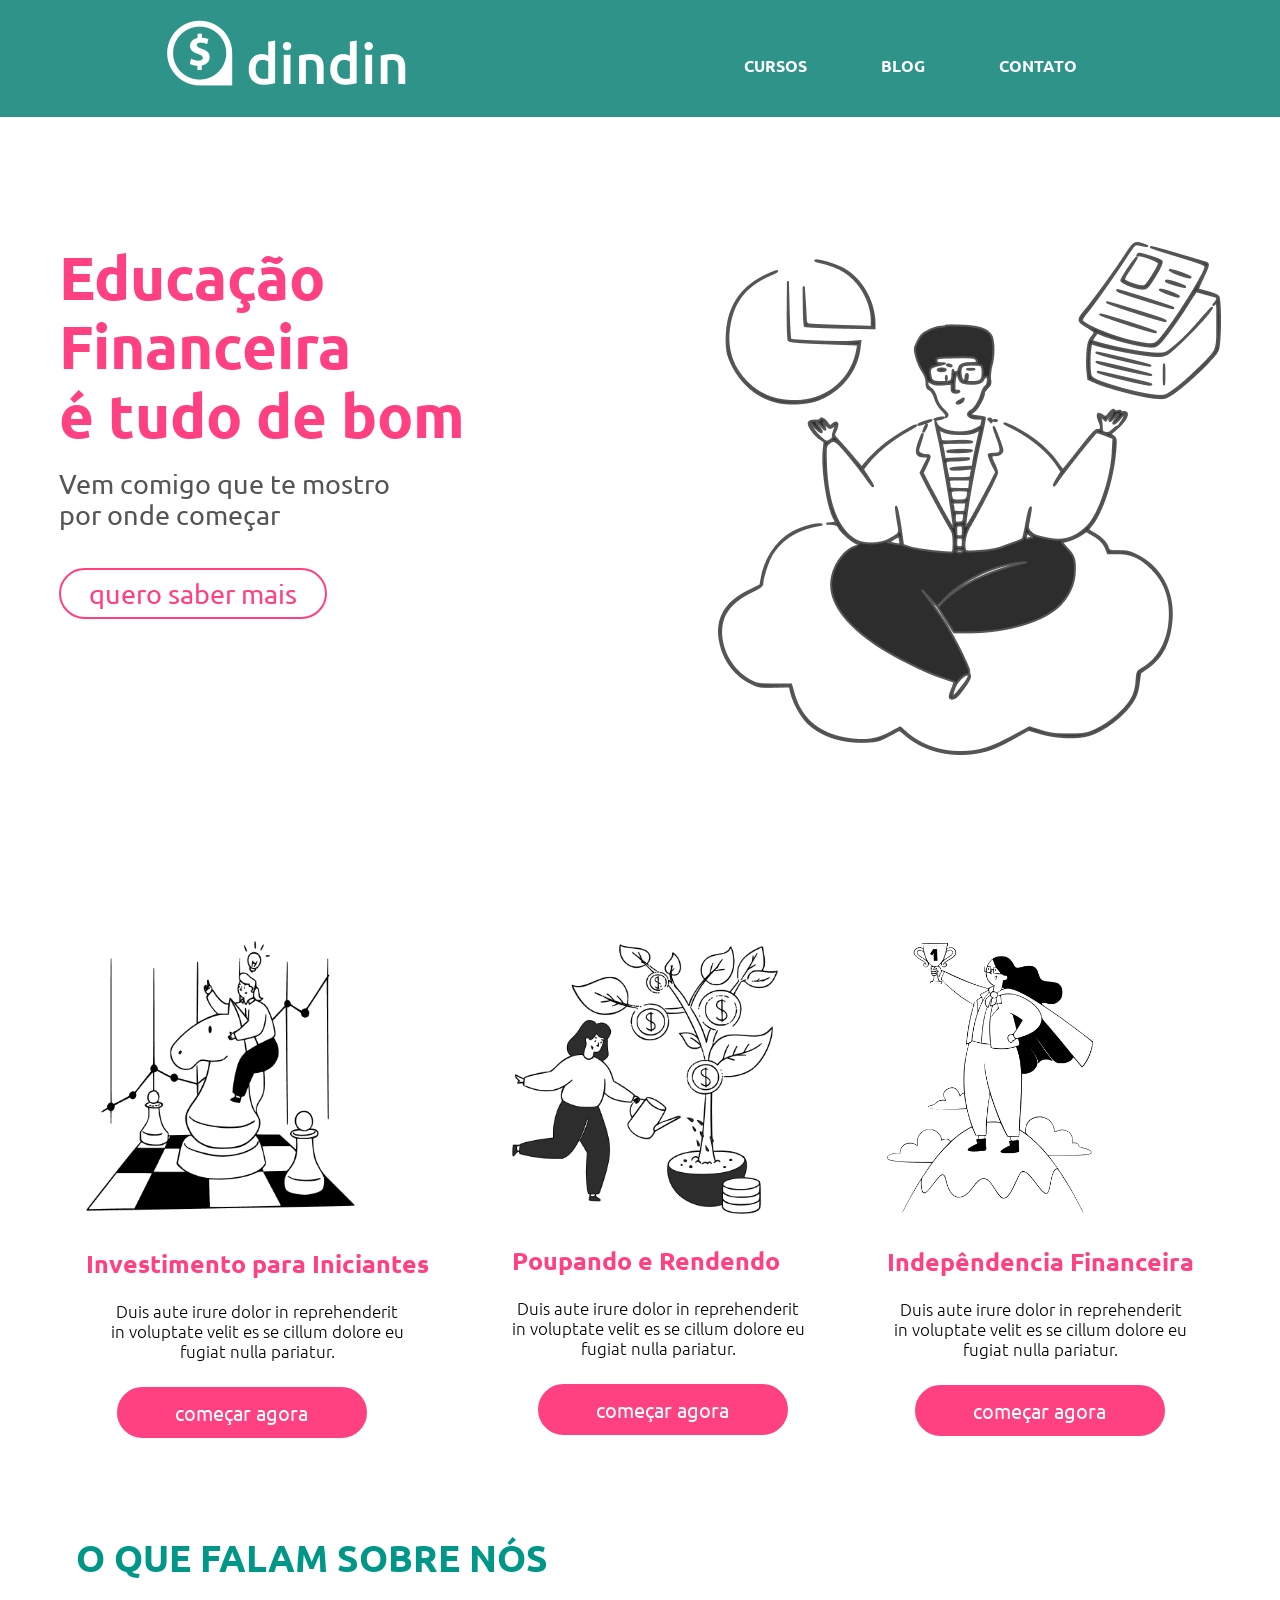
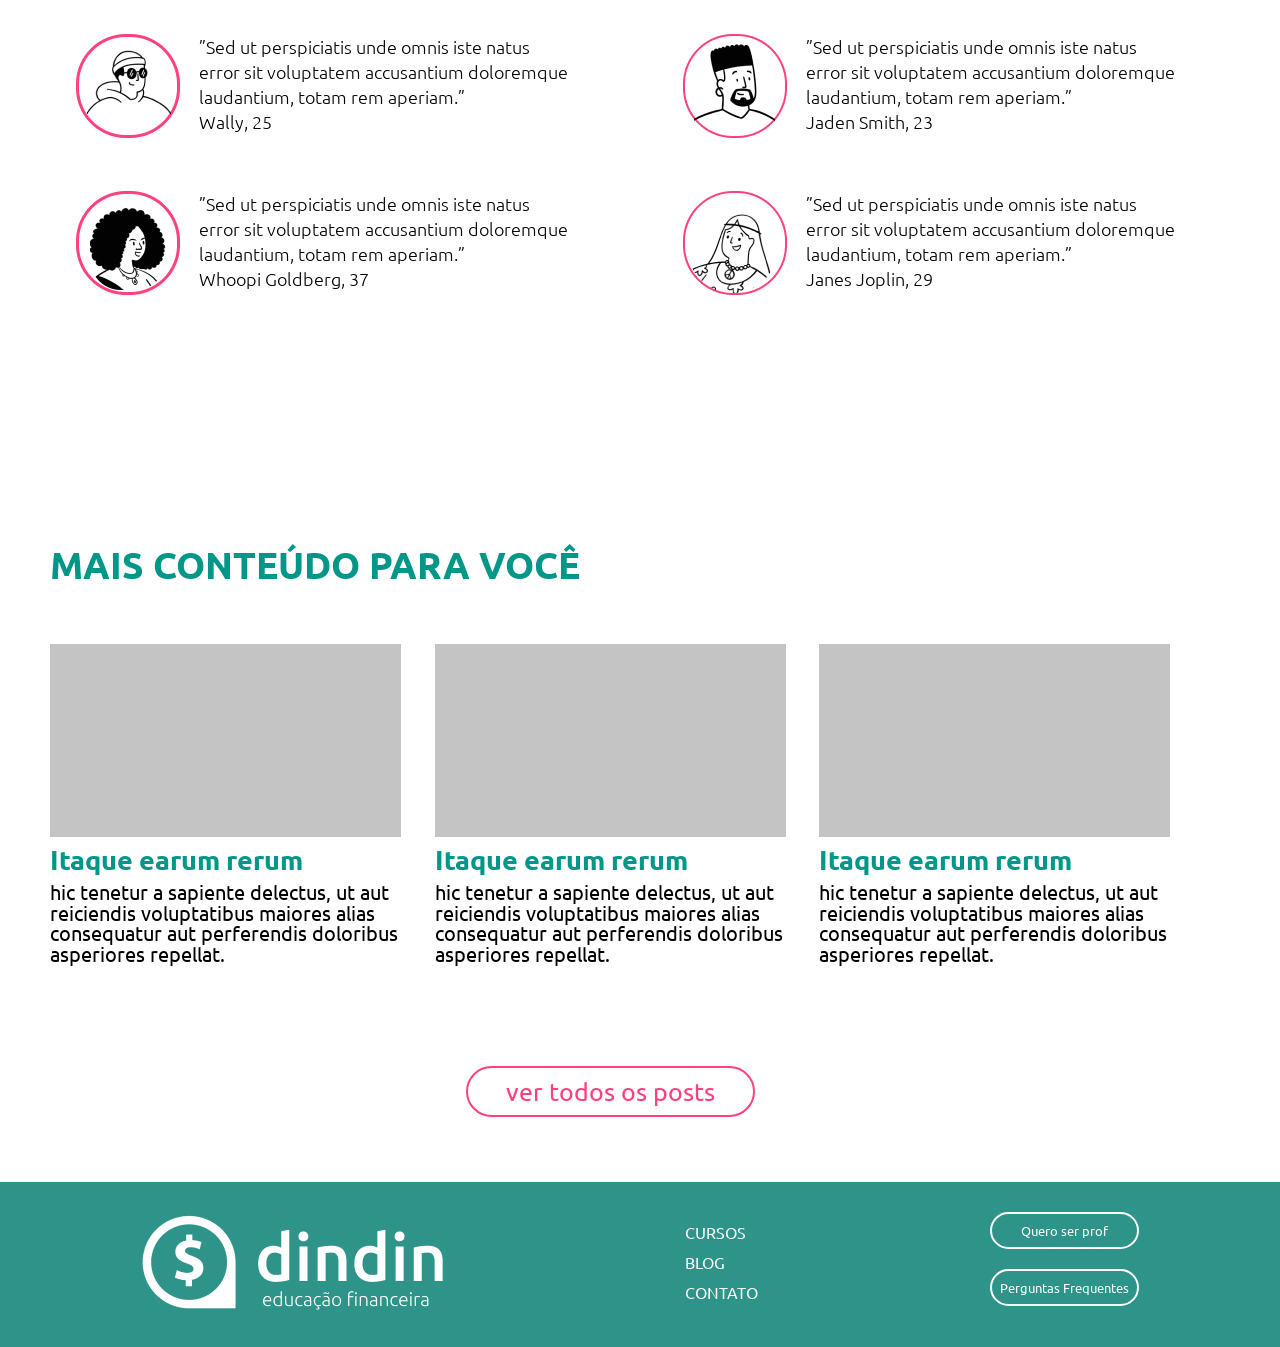
<file: index.html>
<!DOCTYPE html>
<html lang="pt-br">

<head>
    <meta charset="UTF-8">

    <meta http-equiv="X-UA-Compatible" content="IE=edge">

    <meta name="viewport" content="width=device-width, initial-scale=1.0">

    <link rel="preconnect" href="https://fonts.googleapis.com">

    <link rel="preconnect" href="https://fonts.gstatic.com" crossorigin>

    <link href="https://fonts.googleapis.com/css2?family=Ubuntu:wght@300;400;700&display=swap" rel="stylesheet">

    <link rel="preconnect" href="https://fonts.googleapis.com">

    <link rel="preconnect" href="https://fonts.gstatic.com" crossorigin>

    <link href="https://fonts.googleapis.com/css2?family=Nunito:wght@700&display=swap" rel="stylesheet">

    <link rel="stylesheet" type="text/css" href="index.css">

    <link rel="shortcut icon" type="imagex/png" href="imagens/logo-inteira (2).ico">

    <title>dindin | Início</title>

</head>

<body>
    <!-- Início do Cabeçalho -->
    <header>
        <div class="imagem">
            <a href="index.html" id="logobanner"><img src="./imagens/logo-header.png" alt=" Logo da header "
                    title=" Logo da header " /></a>
        </div>
        <div>
            <ul class="lista">
                <a href="cursos.html">
                    <li>CURSOS</li>
                </a>
                <a href="blog.html">
                    <li>BLOG</li>
                </a>
                <a href="contato.html">
                    <li>CONTATO</li>
                </a>
            </ul>
        </div>
    </header>
    <!-- Fim do Cabeçalho -->

    <!-- Inicio do Conteudo Principal -->
    <main>
        <section class="banner">

            <div id="titulo">
                <h1>Educação<br> Financeira<br> é tudo de bom</h1>
                <h2>Vem comigo que te mostro<br> por onde começar</h2>
                <a id="linkbanner" href="cursos.html"><button>quero saber mais</button></a>
            </div>

            <div id="logobanner">
                <img src="imagens/ilustra-banner.png" alt="Ilustração Banner" title="Ilustração Banner">
            </div>

        </section>
        <section class="catalogoCursosBanner">
            <div>
                <img id="invest" src="imagens/ilustra-poupando.png"
                    alt="Ilustração do curso Investimento para Iniciantes">
                <h4>Investimento para Iniciantes</h4>
                <p>
                    Duis aute irure dolor in reprehenderit in voluptate velit es se cillum dolore eu fugiat nulla
                    pariatur.
                </p>

                <a href="cursoinvest.html"> <button>começar agora</button> </a>
            </div>

            <div>
                <img src="imagens/ilustra-investimento.png" alt="Ilustração do curso Poupando e Rendendo">
                <h4>Poupando e Rendendo</h4>
                <p>
                    Duis aute irure dolor in reprehenderit in voluptate velit es se cillum dolore eu fugiat nulla
                    pariatur.
                </p>

                <a href="cursoPoupa.html"> <button>começar agora</button> </a>
            </div>

            <div>
                <img src="imagens/ilustra-independencia.png" alt="Ilustração do curso Indepêndencia Financeira">
                <h4>Indepêndencia Financeira</h4>
                <p>
                    Duis aute irure dolor in reprehenderit in voluptate velit es se cillum dolore eu fugiat nulla
                    pariatur.
                </p>

                <a href="cursoIndep.html"> <button>começar agora</button> </a>
            </div>

        </section>

        <section class="comentarios">
            <h4>O QUE FALAM SOBRE NÓS</h4>
            <div id="direita">

                <div id="wally">
                    <div id="imagemwally"> <img src="imagens/icon-wally.png" alt="Ícone do comentador Wally "> </div>
                    <div id="comentwally">
                        <p>
                            ”Sed ut perspiciatis unde omnis iste natus error sit voluptatem accusantium doloremque
                            laudantium,
                            totam rem aperiam.”
                        </p>
                        <h6>
                            <p>Wally, 25</p>
                        </h6>
                    </div>
                </div>

                <div id="whoopi">
                    <div id="imagemwhoopi"> <img src="imagens/icon-whoopi.png" alt="Ícone do comentador Whoopi "> </div>
                    <div id="comentwhoopi">
                        <p>
                            ”Sed ut perspiciatis unde omnis iste natus error sit voluptatem accusantium doloremque
                            laudantium,
                            totam
                            rem aperiam.”
                        </p>
                        <h6>
                            <p>Whoopi Goldberg, 37</p>
                        </h6>
                        </p>
                    </div>

                </div>
            </div>
            <div id="esquerda">
                <div id="jaden">
                    <div id="imagemjaden"> <img src="imagens/icon-jaden.png" alt="Ícone do comentador Jaden "> </div>
                    <div id="comentjaden">
                        <p>
                            ”Sed ut perspiciatis unde omnis iste natus error sit voluptatem accusantium doloremque
                            laudantium,
                            totam rem aperiam.”
                        </p>
                        <h6>
                            <p>Jaden Smith, 23</p>
                        </h6>

                    </div>
                </div>

                <div id="jane">
                    <div id="imagemjane"> <img src="imagens/icon-jane.png" alt="Ícone do comentador Jane "> </div>
                    <div id="comentjaden">
                        <p>
                            ”Sed ut perspiciatis unde omnis iste natus error sit voluptatem accusantium doloremque
                            laudantium,
                            totam rem aperiam.”
                        </p>
                        <h6>
                            <p>Janes Joplin, 29</p>
                        </h6>
                    </div>
                </div>
            </div>

        </section>

        <section class="maisConteudo">

            <h4>MAIS CONTEÚDO PARA VOCÊ</h4>

            <div id="conteudo">
                <a href="post.html">
                    <div>
                </a>
                <a href="post.html">
                    <div id="rectangle" style="width: 319; height: 193px; background: #C4C4C4;"></div>
                </a>
                <a href="post.html">
                    <h5>Itaque earum rerum</h5>
                </a>
                <a href="post.html">
                    <p>hic tenetur a sapiente delectus, ut aut reiciendis voluptatibus maiores alias consequatur aut
                        perferendis doloribus asperiores repellat.</p>
                </a>

            </div>

            <div>
                <a href="post.html">
                    <div id="rectangle" style="width: 319; height: 193px; background: #C4C4C4;"></div>
                </a>
                <a href="post.html">
                    <h5>Itaque earum rerum</h5>
                </a>
                <a href="post.html">
                    <p>hic tenetur a sapiente delectus, ut aut reiciendis voluptatibus maiores alias consequatur aut
                        perferendis doloribus asperiores repellat.</p>
                </a>

            </div>

            <div id="ultima">
                <a href="post.html">
                    <div id="rectangle" style="width: 319; height: 193px; background: #C4C4C4;"></div>
                </a>
                <a href="post.html">
                    <h5>Itaque earum rerum</h5>
                </a>
                <a href="post.html">
                    <p>hic tenetur a sapiente delectus, ut aut reiciendis voluptatibus maiores alias consequatur aut
                        perferendis doloribus asperiores repellat.</p>
                </a>
            </div>
            </div>
            <div id="linkpost">
                <a href="blog.html"> <button>ver todos os posts</button> </a>
            </div>

        </section>
    </main>
    <!-- Fim do Conteudo Principal  -->

    <!-- Inicio do Rodapé -->
    <footer>
        <div class imagem>
            <a href="index.html" id="logobanner"><img src="imagens/logo-footer.png" alt=" Logo do footer "
                    title=" Logo do footer" /></a>
        </div>

        <div>
            <ul class=" lista2 ">
                <a href="cursos.html ">
                    <li>CURSOS</li>
                </a>
                <a href="blog.html ">
                    <li>BLOG</li>
                </a>
                <a href="contato.html ">
                    <li>CONTATO</li>
                </a>
            </ul>
        </div>

        <div>
            <div class="botao">
                <button onclick="alert('Envie seu currículo para: sejaprof@dindin.com.br')">Quero ser prof</button> </a>
                <br>
                <br>
                <a href="faq.html"> <button>Perguntas Frequentes</button> </a>
            </div>

        </div>
        </div>
    </footer>
    <!-- Fim do Rodapé  -->
</body>

</html>
</file>
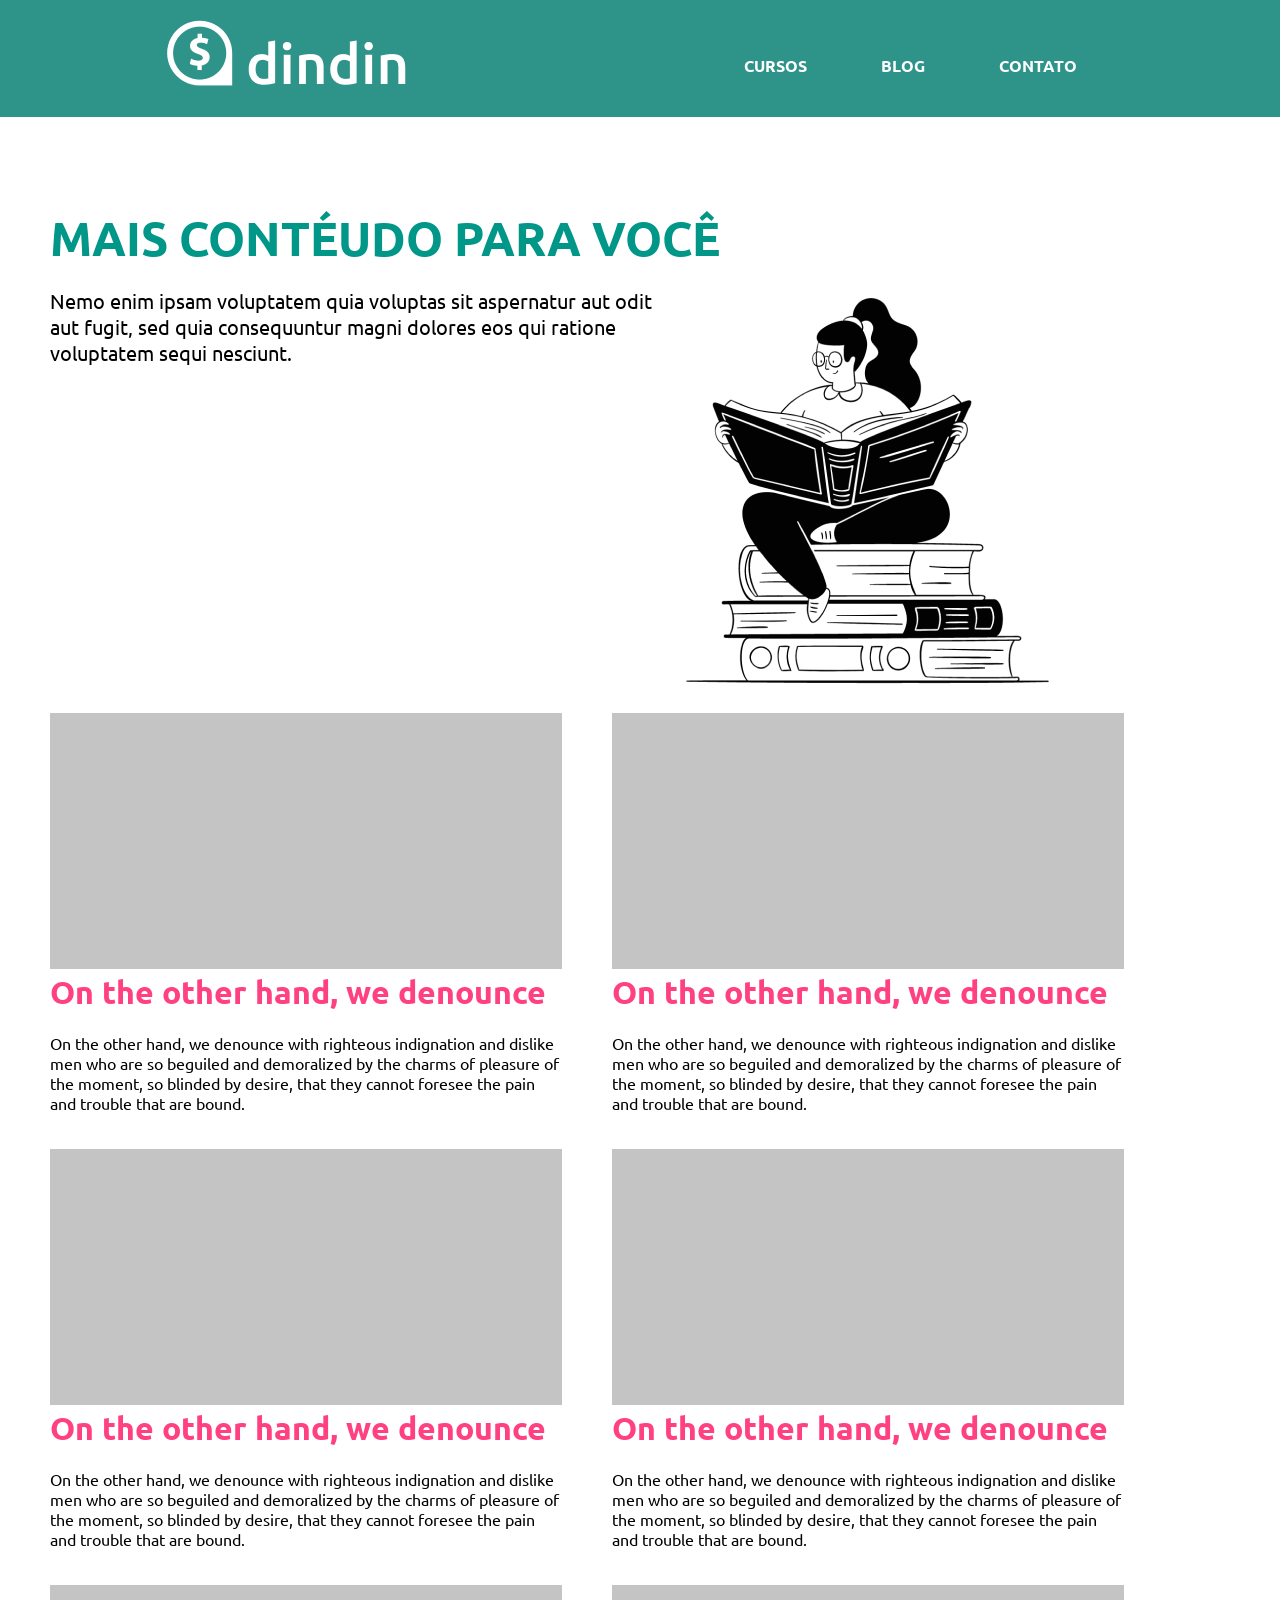
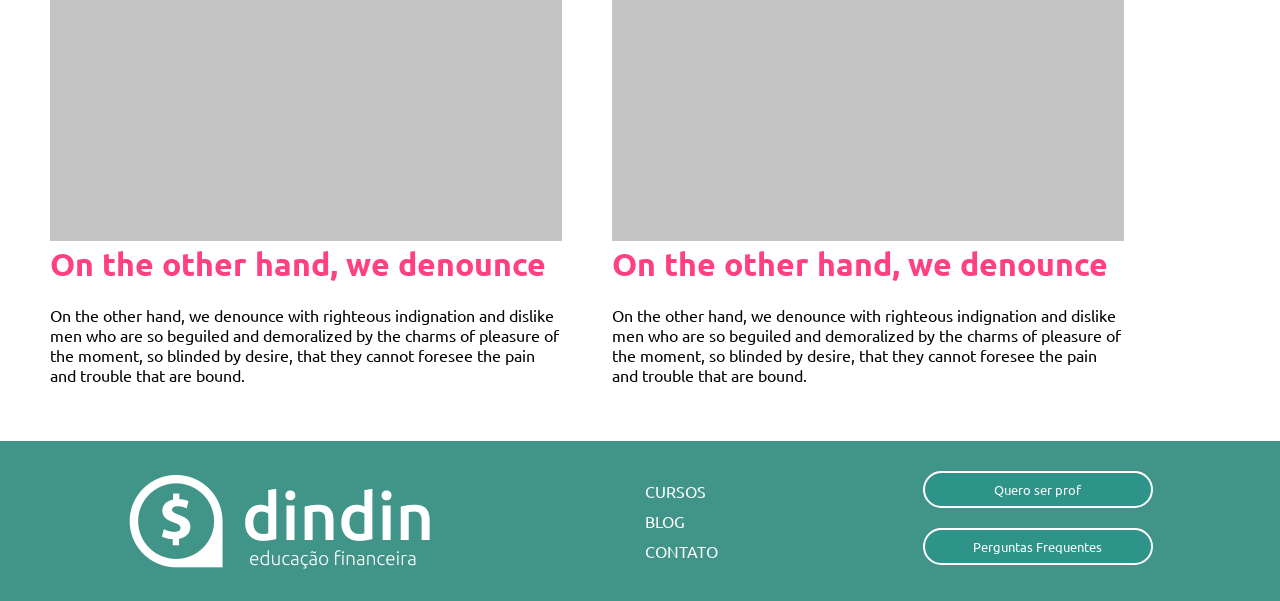
<file: blog.html>
<!DOCTYPE html>
<html lang="en">
<head>
    <meta charset="UTF-8">
    <meta http-equiv="X-UA-Compatible" content="IE=edge">
    <meta name="viewport" content="width=device-width, initial-scale=1.0">
    <link rel="stylesheet" href="blog.css">
    <link href="https://fonts.googleapis.com/css2?family=Ubuntu:ital,wght@0,300;0,400;0,500;0,700;1,300;1,400;1,700&display=swap" rel="stylesheet"> 
    
    <title>Página do Blog</title>
</head>
<body>

    <header>
        <div class imagem>
        <a href="index.html" id="logobanner"><img src="imagens/logo-header.png " alt=" Logo da header " title=" Logo da header " /></a>
        </div>

        <div>
        <ul class=" lista ">
            <a href=" cursos.html ">
                <li>CURSOS</li>
            </a>
            <a href=" blog.html ">
                <li>BLOG</li>
            </a>
            <a href=" contato.html ">
                <li>CONTATO</li>
            </a>
        </ul>
        </div>
    </header>
<br>
    <main>
        <div class="parte1"> 
            
            <h1>MAIS CONTÉUDO PARA VOCÊ</h1> 
            <br>
            <div class='image-row'>
                    <p> Nemo enim ipsam voluptatem quia voluptas sit aspernatur 
                        aut odit aut fugit, sed quia consequuntur magni dolores 
                        eos qui ratione voluptatem sequi nesciunt.</p>
                    <img class="ilustrablog" src="imagens/ilustra-blog.png" />
            </div>
        </div>
   
    </main>
    <br>
    <main>       
    <div class="row">
    
        <div class='info'>
            <img src="imagens/Rectangle 21.png">
            <h1>On the other hand, we denounce</h1>
            <br>
            <p> On the other hand, we denounce with righteous indignation and dislike men who are so beguiled and demoralized by the charms of pleasure of the moment, so blinded by desire, that they cannot foresee the pain and trouble that are bound.</p>
        </div>

        <div class='info'>
            <img src="imagens/Rectangle 21.png">
            <h1>On the other hand, we denounce</h1>
            <br>
            <p> On the other hand, we denounce with righteous indignation and dislike men who are so beguiled and demoralized by the charms of pleasure of the moment, so blinded by desire, that they cannot foresee the pain and trouble that are bound.</p>
        </div>

    </div>
    </main>

    <main>
    <div class="row">
   
    <div class='info'>
        <img src="imagens/Rectangle 21.png">
        <h1>On the other hand, we denounce</h1>
        <br>
        <p> On the other hand, we denounce with righteous indignation and dislike men who are so beguiled and demoralized by the charms of pleasure of the moment, so blinded by desire, that they cannot foresee the pain and trouble that are bound.</p>
    </div>
    
    <div class='info'>
        <img src="imagens/Rectangle 21.png">
        <h1>On the other hand, we denounce</h1>
        <br>
        <p> On the other hand, we denounce with righteous indignation and dislike men who are so beguiled and demoralized by the charms of pleasure of the moment, so blinded by desire, that they cannot foresee the pain and trouble that are bound.</p>
    </div>
    </div>
    </main>

    <main>
    <div class="row">
    
    <div class='info'>
        <img src="imagens/Rectangle 21.png">
        <h1>On the other hand, we denounce</h1>
        <br>
        <p> On the other hand, we denounce with righteous indignation and dislike men who are so beguiled and demoralized by the charms of pleasure of the moment, so blinded by desire, that they cannot foresee the pain and trouble that are bound.</p>
    </div>
        
    <div class='info'>
        <img src="imagens/Rectangle 21.png">
        <h1>On the other hand, we denounce</h1>
        <br>
        <p> On the other hand, we denounce with righteous indignation and dislike men who are so beguiled and demoralized by the charms of pleasure of the moment, so blinded by desire, that they cannot foresee the pain and trouble that are bound.</p>
    </div>  
    </div>
    </main>
    

</main>

<br>

<footer>
    <div class="imagem">
        <a href="index.html" id="logobanner">
            <img src="./imagens/logo-footer.png" alt="Logo do footer" title="Logo do footer">
        </a>
    </div>
    <div>
        <ul class="lista2">
            <a href="cursos.html ">
                <li>CURSOS</li>
            </a>
            <a href="blog.html ">
                <li>BLOG</li>
            </a>
            <a href="contato.html ">
                <li>CONTATO</li>
            </a>
        </ul>
    </div>
    <div>
        <div class="botao">
            <button onclick="alert('Envie seu currículo para: sejaprof@dindin.com.br')">Quero ser prof</button> </a>
            <br>
            <br>
            <a href="faq.html"> <button>Perguntas Frequentes</button> </a>
        </div>
    </div>
</footer>
</body>
</html>
</file>
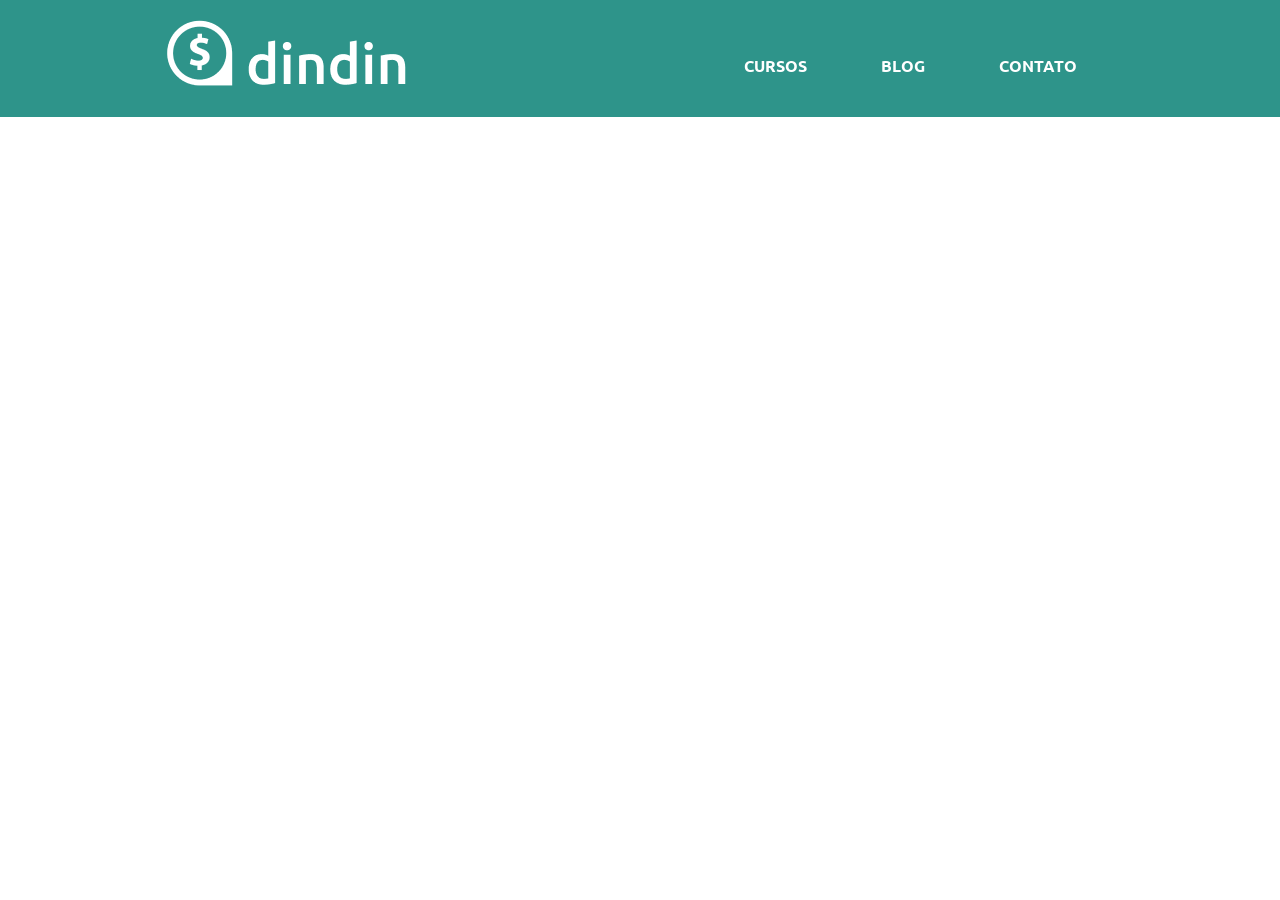
<file: cabecalho.html>
<!DOCTYPE html>
<html lang="pt-BR">
<head>
    <meta charset="UTF-8">
    <meta http-equiv="X-UA-Compatible" content="IE=edge">
    <meta name="viewport" content="width=device-width, initial-scale=1.0">
    <link rel="stylesheet" href="cabecalho.css">
    <link href="https://fonts.googleapis.com/css2?family=Ubuntu:ital,wght@0,300;0,400;0,500;0,700;1,300;1,400;1,700&display=swap" rel="stylesheet"> 
    <title>Página</title>
</head>
<body>

</head>
<body>
    <header>
        <div class imagem>
        <a href="index.html" id="logobanner"><img src="imagens/logo-header.png " alt=" Logo da header " title=" Logo da header " /></a>
        </div>

        <div>
        <ul class=" lista ">
            <a href=" cursos.html ">
                <li>CURSOS</li>
            </a>
            <a href=" blog.html ">
                <li>BLOG</li>
            </a>
            <a href=" contato.html ">
                <li>CONTATO</li>
            </a>
        </ul>
        </div>
</body>
</html>
</file>
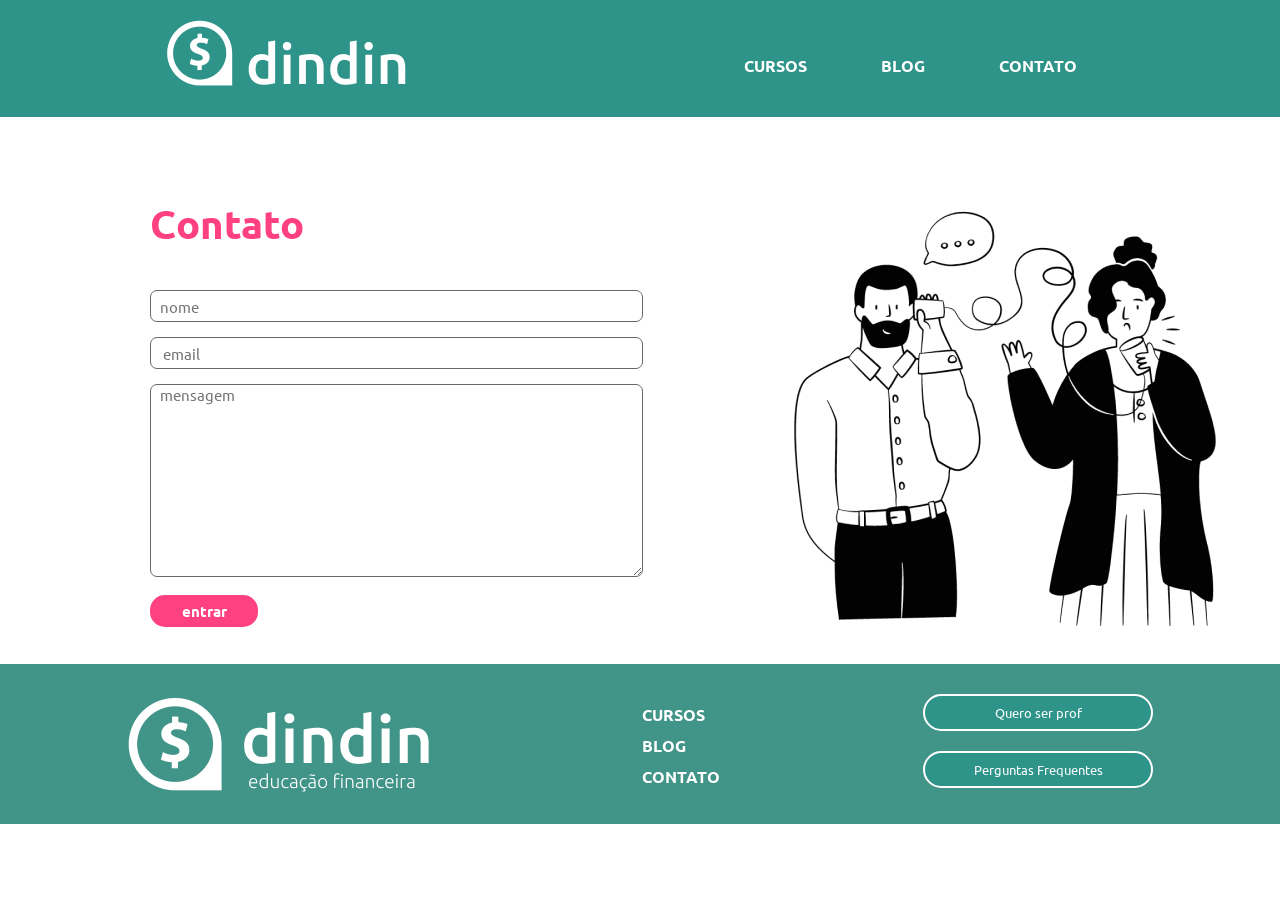
<file: contato.html>
<!DOCTYPE html>
<html lang="pt-br">

<head>
    <meta charset="UTF-8">
    <meta http-equiv="X-UA-Compatible" content="IE=edge">
    <meta name="viewport" content="Mirella Duarte">
    <meta name="viewport" content="width=device-width">
    <title>Contato</title>

    <link rel="preconnect" href="https://fonts.googleapis.com">
    <link rel="preconnect" href="https://fonts.gstatic.com" crossorigin>
    <link href="https://fonts.googleapis.com/css2?family=Ubuntu:wght@300;700&display=swap" rel="stylesheet">

    <link rel="stylesheet" type="text/css" href="contato.css">

    <link rel="shortcut icon" type="imagex/png" href="imagens/logo-inteira (2).ico">

    <title>dindin | Contato</title>
</head>

<body>
    <header>
        <div class="imagem">
            <a href="index.html" id="logobanner"><img src="./imagens/logo-header.png" alt=" Logo da header "
                    title=" Logo da header" /></a>
        </div>
        <div>
            <ul class="lista">
                <a href="cursos.html">
                    <li>CURSOS</li>
                </a>
                <a href="blog.html">
                    <li>BLOG</li>
                </a>
                <a href="contato.html">
                    <li>CONTATO</li>
                </a>
            </ul>
        </div>
    </header>
    
    <div id="pagina">

        <div id="formulario">

            <h1 id="contato">Contato</h1>

            <form>
                <div>
                    <input type="text" name="nome" placeholder="   nome">
                </div>
                <div>
                    <input type="email" name="email" placeholder="    email">
                </div>
                <div>
                    <textarea name="mensagem" id="mensagem" placeholder="   mensagem" cols="30" rows="10"></textarea>
                </div>

                <div>
                    <input type="button" id="botao" value="entrar">

                </div>
            </form>

        </div>
        <div >
            <img id="imagem" src="imagens/ilustra-contato.png">
        </div>
    </div>
    <footer>
            <div class imagem>
            <a href="index.html" id="logobanner"><img src="imagens/logo-footer.png" alt=" Logo do footer " title=" Logo do footer" /></a>
            </div>
    
            <div>
                <ul class=" lista2 ">
                <a href="cursos.html ">
                    <li>CURSOS</li>
                </a>
                <a href="blog.html ">
                    <li>BLOG</li>
                </a>
                <a href="contato.html ">
                    <li>CONTATO</li>
                </a>
            </ul>
            </div>
    
            <div>
                <div class="botao">
                    <button onclick="alert('Envie seu currículo para: sejaprof@dindin.com.br')">Quero ser prof</button> </a>
                    <br>
                    <br>
                    <a href="faq.html"> <button>Perguntas Frequentes</button> </a>
                </div>
            </div>
    </footer>
</body>

</html>
</file>
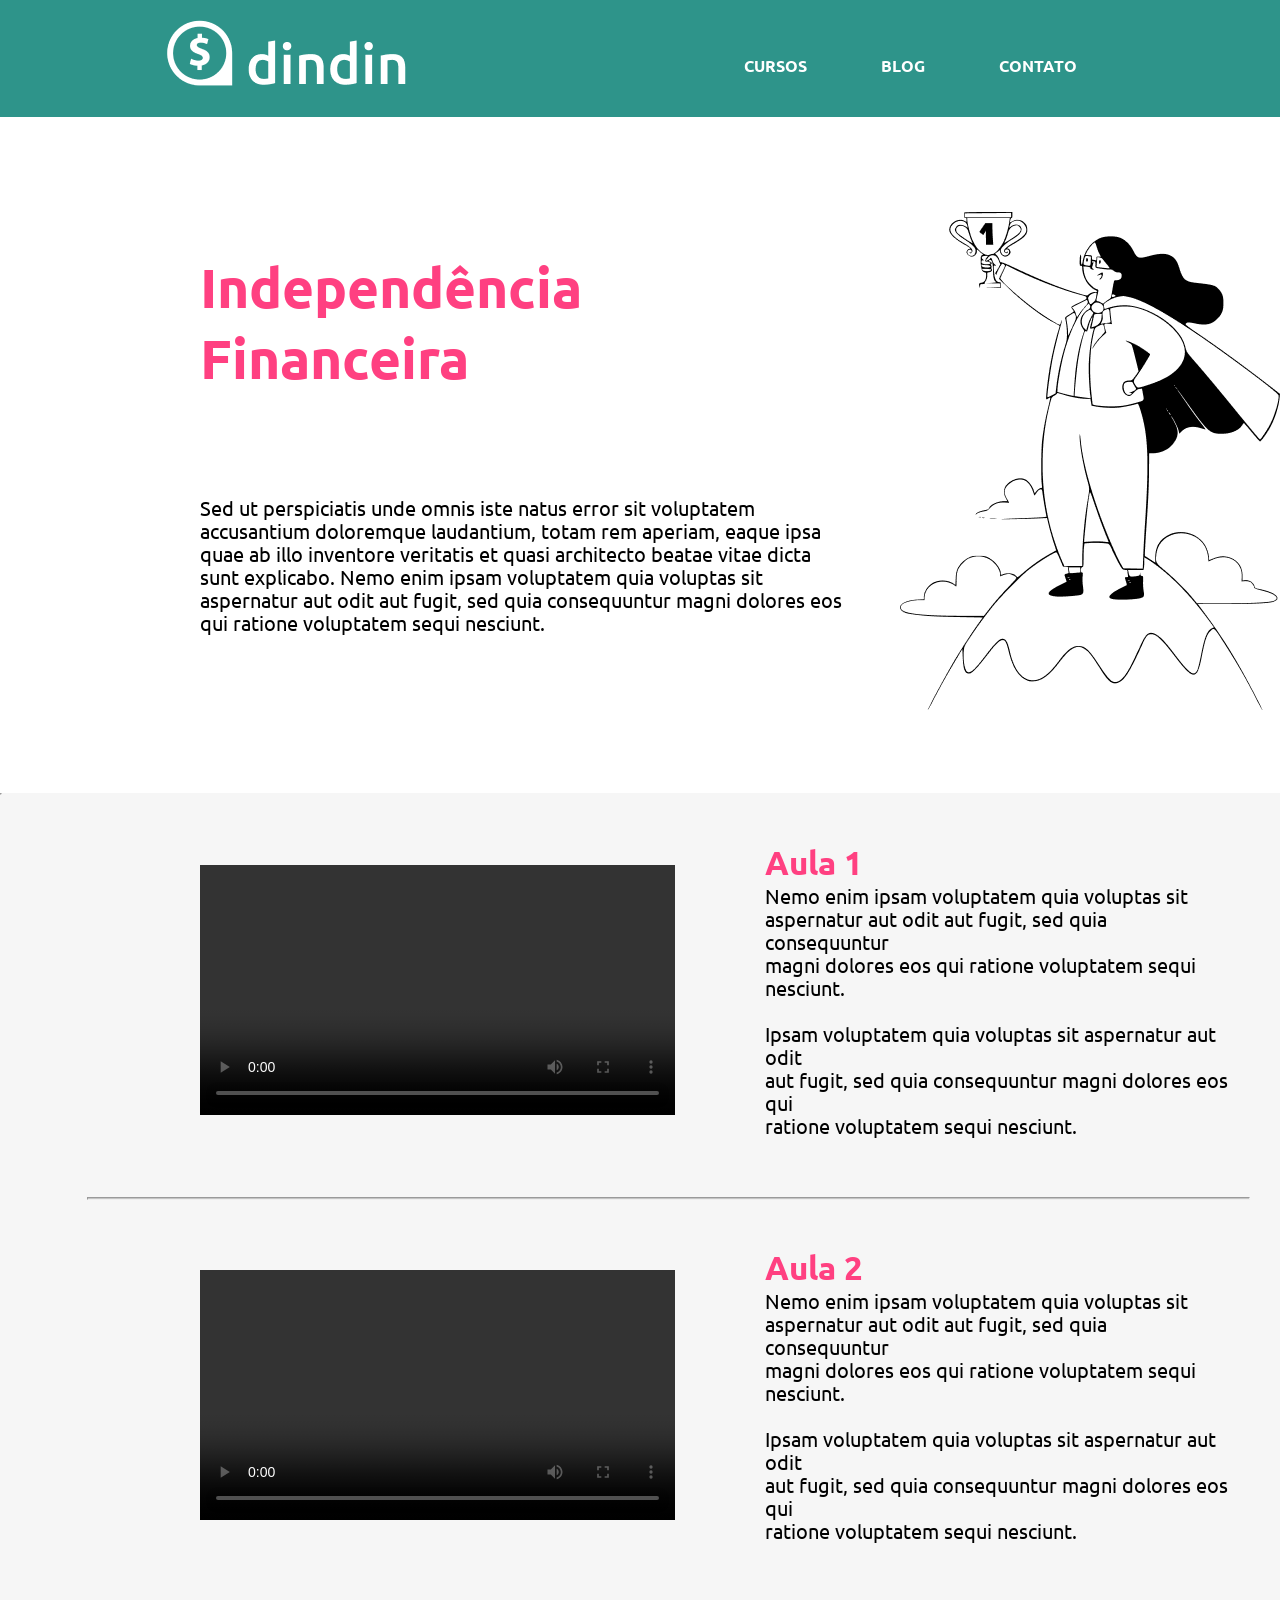
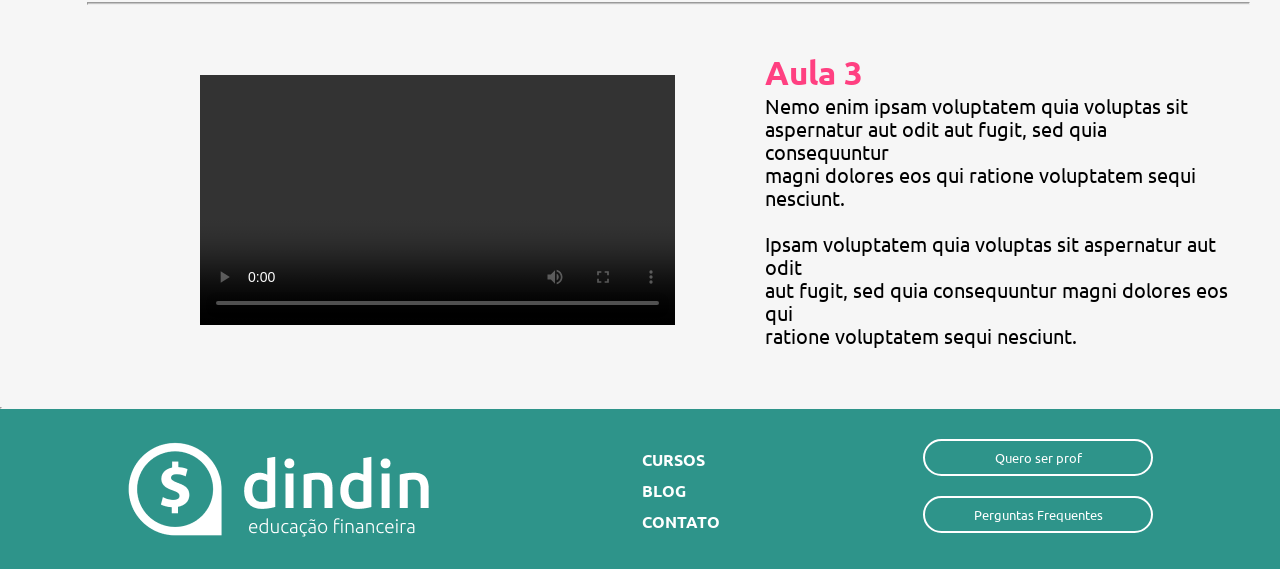
<file: cursoIndep.html>
<!DOCTYPE html>
<html lang="pt-br">

<head>
    <meta charset="UTF-8">
    <meta http-equiv="X-UA-Compatible" content="IE=edge">
    <meta name="viewport" content="Mirella Duarte">
    <title>Curso</title>

    <link rel="preconnect" href="https://fonts.googleapis.com">
    <link rel="preconnect" href="https://fonts.gstatic.com" crossorigin>
    <link href="https://fonts.googleapis.com/css2?family=Ubuntu:wght@300;700&display=swap" rel="stylesheet">

    <link rel="stylesheet" type="text/css" href="curso.css">
    <link rel="shortcut icon" type="imagex/png" href="imagens/logo-inteira (2).ico">

    <title>dindin | Independência Financeira</title>
</head>

<body>
    <header>
        <div class="imagem">
            <a href="index.html" id="logobanner"><img src="./imagens/logo-header.png" alt=" Logo da header "
                    title=" Logo da header " /></a>
        </div>
        <div>
            <ul class="lista">
                <a href="cursos.html">
                    <li>CURSOS</li>
                </a>
                <a href="blog.html">
                    <li>BLOG</li>
                </a>
                <a href="contato.html">
                    <li>CONTATO</li>
                </a>
            </ul>
        </div>
    </header>
    <div id="intro">
        <div id="texto">
            <h1 id="titulo">Independência Financeira</h1>
            <div>
                <p>
                    Sed ut perspiciatis unde omnis iste natus error sit
                    voluptatem accusantium doloremque laudantium, 
                    totam rem aperiam, eaque ipsa quae ab illo 
                    inventore veritatis et quasi architecto beatae vitae 
                    dicta sunt explicabo. Nemo enim ipsam voluptatem 
                    quia voluptas sit aspernatur aut odit aut fugit, sed 
                    quia consequuntur magni dolores eos qui ratione 
                    voluptatem sequi nesciunt.
                </p>
            </div>
        </div>
        <div id="imagem" >
            <img  src="imagens/ilustra-independencia.png">
        </div>
    </div>

    <div id="aulas">
        <hr class="espaco">
        <div class="aula" id="aula1">
            <div>
                <video width="475" height="250" controls id="video1" class="video">
                    <source type="video/mp4">
                </video>
            </div>
            <div class="descricao">
                <h2>Aula 1</h2>
                <p>
                    Nemo enim ipsam voluptatem quia voluptas sit <br>
                    aspernatur aut odit aut fugit, sed quia consequuntur <br>
                    magni dolores eos qui ratione voluptatem sequi <br>
                    nesciunt.
                    <br> <br>
                    Ipsam voluptatem quia voluptas sit aspernatur aut odit <br>
                    aut fugit, sed quia consequuntur magni dolores eos qui <br>
                    ratione voluptatem sequi nesciunt.
                </p>
            </div>
        </div>

        <hr class="linha">

        <div class="aula">
            <div>
                <video width="475" height="250" controls id="video2" class="video">
                    <source type="video/mp4">
                </video>
            </div>
            <div class="descricao">
                <h2>Aula 2</h2>
                <p>
                    Nemo enim ipsam voluptatem quia voluptas sit <br>
                    aspernatur aut odit aut fugit, sed quia consequuntur <br>
                    magni dolores eos qui ratione voluptatem sequi <br>
                    nesciunt.
                    <br> <br>
                    Ipsam voluptatem quia voluptas sit aspernatur aut odit <br>
                    aut fugit, sed quia consequuntur magni dolores eos qui <br>
                    ratione voluptatem sequi nesciunt.
                </p>
            </div>
        </div>

        <hr class="linha">

        <div class="aula">
            <div>
                <video width="475" height="250" controls id="video3" class="video">
                    <source type="video/mp4">
                </video>
            </div>
            <div class="descricao">
                <h2>Aula 3</h2>
                <p>
                    Nemo enim ipsam voluptatem quia voluptas sit <br>
                    aspernatur aut odit aut fugit, sed quia consequuntur <br>
                    magni dolores eos qui ratione voluptatem sequi <br>
                    nesciunt.
                    <br> <br>
                    Ipsam voluptatem quia voluptas sit aspernatur aut odit <br>
                    aut fugit, sed quia consequuntur magni dolores eos qui <br>
                    ratione voluptatem sequi nesciunt.
                </p>
            </div>
        </div>
        <hr class="espaco">
    </div>
    <footer>
        <div class="imagem">
            <a href="index.html" id="logobanner">
                <img src="./imagens/logo-footer.png" alt="Logo do footer" title="Logo do footer"/>
            </a>
        </div>
        <div>
            <ul class="lista2">
                <a href="cursos.html ">
                    <li>CURSOS</li>
                </a>
                <a href="blog.html ">
                    <li>BLOG</li>
                </a>
                <a href="contato.html ">
                    <li>CONTATO</li>
                </a>
            </ul>
        </div>
        <div>
    
                <div class="botao">
                    <button onclick="alert('Envie seu currículo para: sejaprof@dindin.com.br')">Quero ser prof</button> </a>
                    <br>
                    <br>
                    <a href="faq.html"> <button>Perguntas Frequentes</button> </a>
                </div>

        </div>
    </footer>
</body>

</html>
</file>
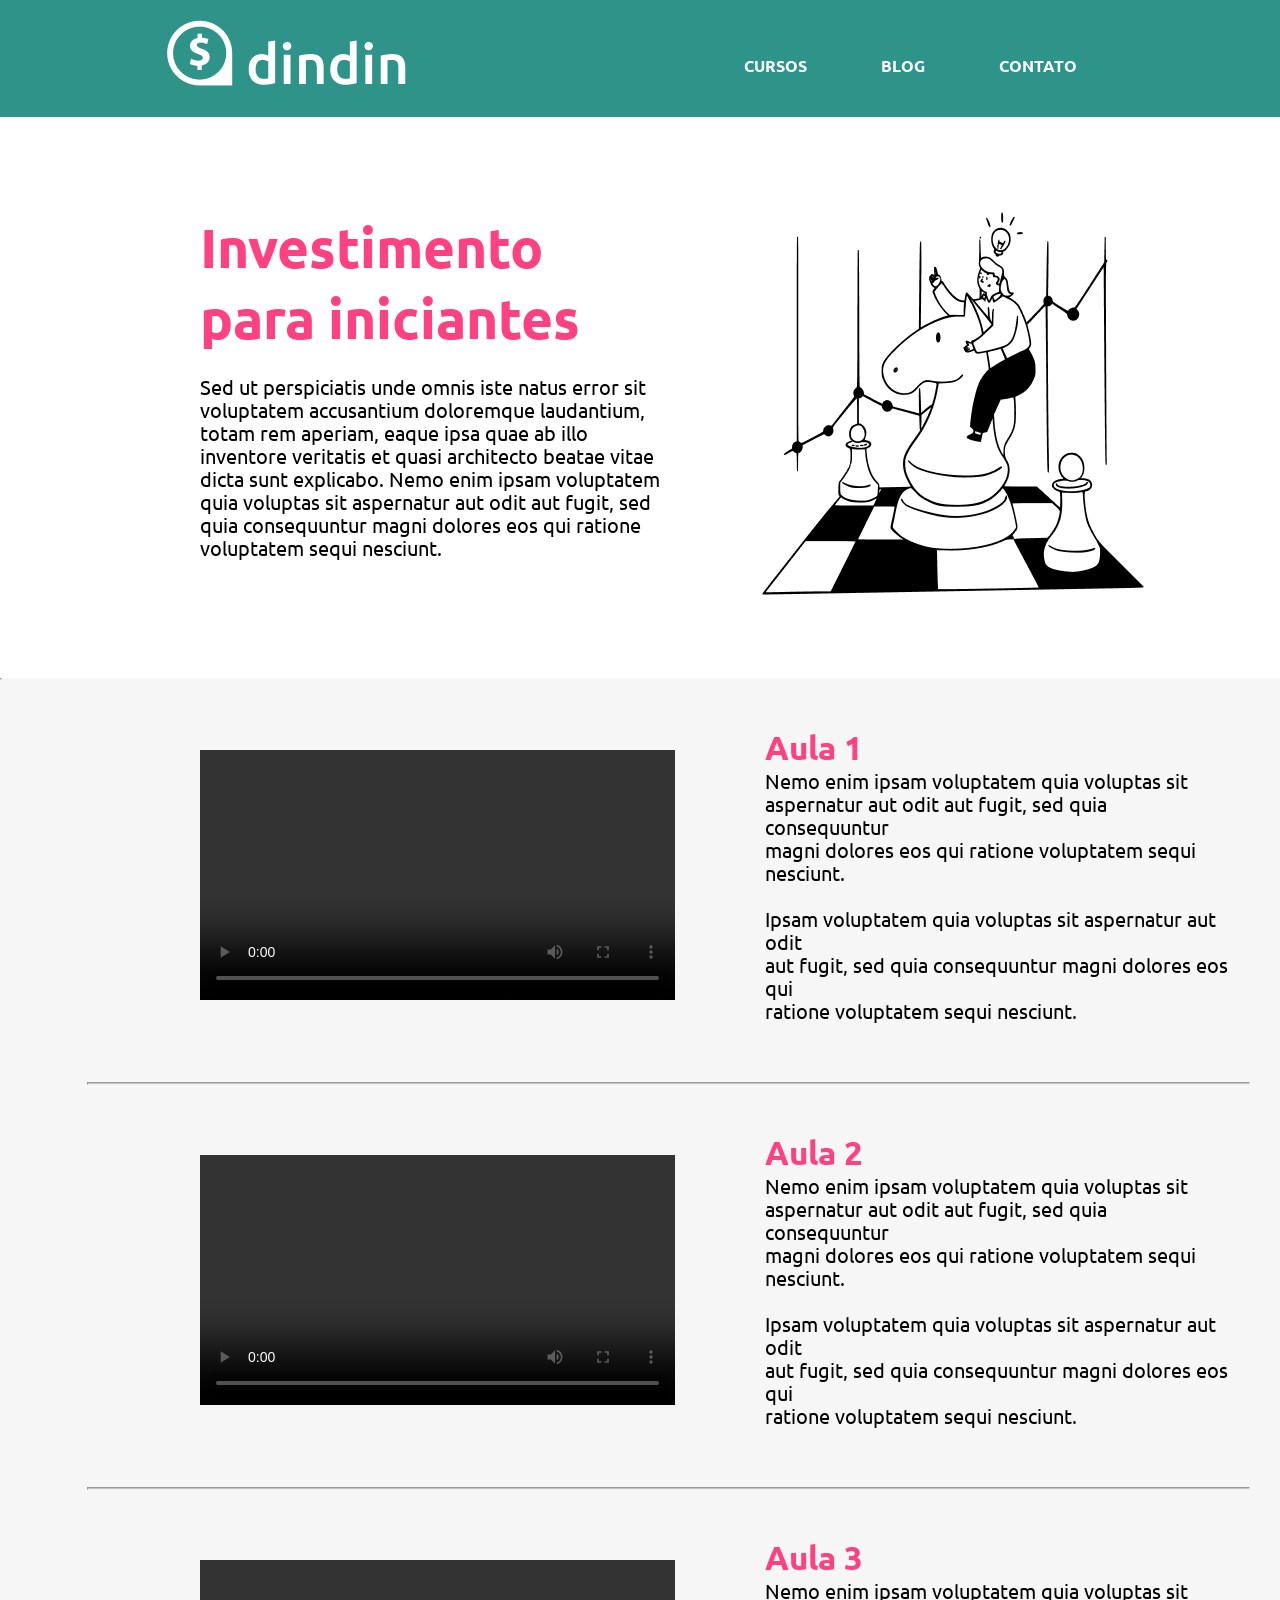
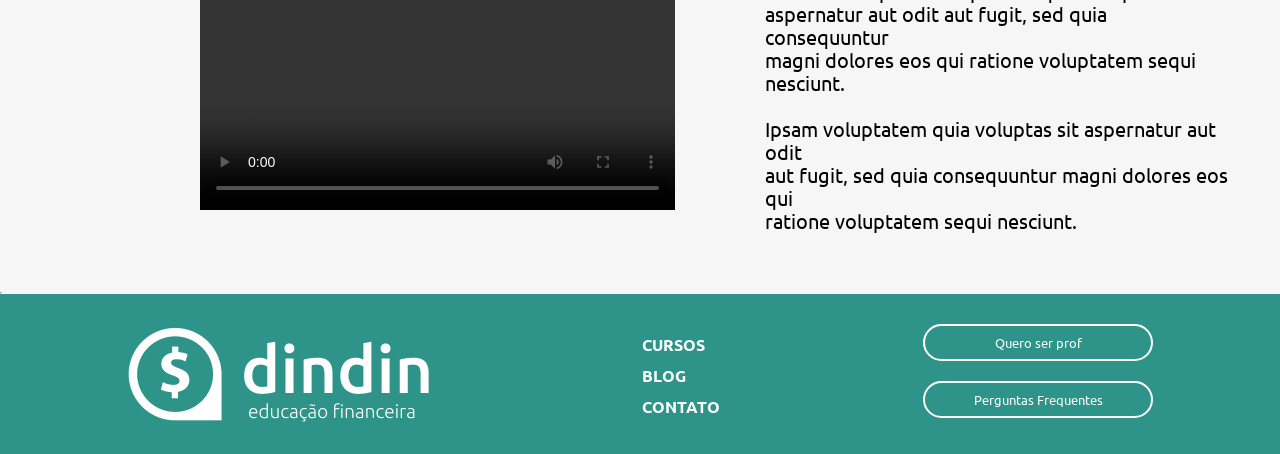
<file: cursoinvest.html>
<!DOCTYPE html>
<html lang="pt-br">

<head>
    <meta charset="UTF-8">
    <meta http-equiv="X-UA-Compatible" content="IE=edge">
    <meta name="viewport" content="Mirella Duarte">
    <title>Curso</title>

    <link rel="preconnect" href="https://fonts.googleapis.com">
    <link rel="preconnect" href="https://fonts.gstatic.com" crossorigin>
    <link href="https://fonts.googleapis.com/css2?family=Ubuntu:wght@300;700&display=swap" rel="stylesheet">

    <link rel="stylesheet" type="text/css" href="curso.css">
    <link rel="shortcut icon" type="imagex/png" href="imagens/logo-inteira (2).ico">

    <title>dindin | Investimento para Iniciantes</title>
</head>

<body>
    <header>
        <div class="imagem">
            <a href="index.html" id="logobanner"><img src="./imagens/logo-header.png" alt=" Logo da header "
                    title=" Logo da header " /></a>
        </div>
        <div>
            <ul class="lista">
                <a href="cursos.html">
                    <li>CURSOS</li>
                </a>
                <a href="blog.html">
                    <li>BLOG</li>
                </a>
                <a href="contato.html">
                    <li>CONTATO</li>
                </a>
            </ul>
        </div>
    </header>

    <div id="intro">
        <div id="texto">
            <h1 id="titulo">Investimento <br>
                para iniciantes</h1>
            <div>
                <p>
                    Sed ut perspiciatis unde omnis iste natus error sit <br>
                    voluptatem accusantium doloremque laudantium, <br>
                    totam rem aperiam, eaque ipsa quae ab illo <br>
                    inventore veritatis et quasi architecto beatae vitae <br>
                    dicta sunt explicabo. Nemo enim ipsam voluptatem <br>
                    quia voluptas sit aspernatur aut odit aut fugit, sed <br>
                    quia consequuntur magni dolores eos qui ratione <br>
                    voluptatem sequi nesciunt.
                </p>
            </div>
        </div>
        <div id="imagem" >
            <img src="imagens/ilustra-poupando.png">
        </div>
    </div>

    <div id="aulas">
        <hr class="espaco">
        <div class="aula" id="aula1">
            <div>
                <video width="475" height="250" controls id="video1" class="video">
                    <source type="video/mp4">
                </video>
            </div>
            <div class="descricao">
                <h2>Aula 1</h2>
                <p>
                    Nemo enim ipsam voluptatem quia voluptas sit <br>
                    aspernatur aut odit aut fugit, sed quia consequuntur <br>
                    magni dolores eos qui ratione voluptatem sequi <br>
                    nesciunt.
                    <br> <br>
                    Ipsam voluptatem quia voluptas sit aspernatur aut odit <br>
                    aut fugit, sed quia consequuntur magni dolores eos qui <br>
                    ratione voluptatem sequi nesciunt.
                </p>
            </div>
        </div>

        <hr class="linha">

        <div class="aula">
            <div>
                <video width="475" height="250" controls id="video2" class="video">
                    <source type="video/mp4">
                </video>
            </div>
            <div class="descricao">
                <h2>Aula 2</h2>
                <p>
                    Nemo enim ipsam voluptatem quia voluptas sit <br>
                    aspernatur aut odit aut fugit, sed quia consequuntur <br>
                    magni dolores eos qui ratione voluptatem sequi <br>
                    nesciunt.
                    <br> <br>
                    Ipsam voluptatem quia voluptas sit aspernatur aut odit <br>
                    aut fugit, sed quia consequuntur magni dolores eos qui <br>
                    ratione voluptatem sequi nesciunt.
                </p>
            </div>
        </div>

        <hr class="linha">

        <div class="aula">
            <div>
                <video width="475" height="250" controls id="video3" class="video">
                    <source type="video/mp4">
                </video>
            </div>
            <div class="descricao">
                <h2>Aula 3</h2>
                <p>
                    Nemo enim ipsam voluptatem quia voluptas sit <br>
                    aspernatur aut odit aut fugit, sed quia consequuntur <br>
                    magni dolores eos qui ratione voluptatem sequi <br>
                    nesciunt.
                    <br> <br>
                    Ipsam voluptatem quia voluptas sit aspernatur aut odit <br>
                    aut fugit, sed quia consequuntur magni dolores eos qui <br>
                    ratione voluptatem sequi nesciunt.
                </p>
            </div>
        </div>
        <hr class="espaco">
    </div>
    <footer>
        <div class="imagem">
            <a href="index.html" id="logobanner">
                <img src="./imagens/logo-footer.png" alt="Logo do footer" title="Logo do footer"/>
            </a>
        </div>
        <div>
            <ul class="lista2">
                <a href="cursos.html ">
                    <li>CURSOS</li>
                </a>
                <a href="blog.html ">
                    <li>BLOG</li>
                </a>
                <a href="contato.html ">
                    <li>CONTATO</li>
                </a>
            </ul>
        </div>
        <div>
                <div class="botao">
                    <button onclick="alert('Envie seu currículo para: sejaprof@dindin.com.br')">Quero ser prof</button> </a>
                    <br>
                    <br>
                    <a href="faq.html"> <button>Perguntas Frequentes</button> </a>
                </div>
    
        </div>
    </footer>
</body>

</html>
</file>
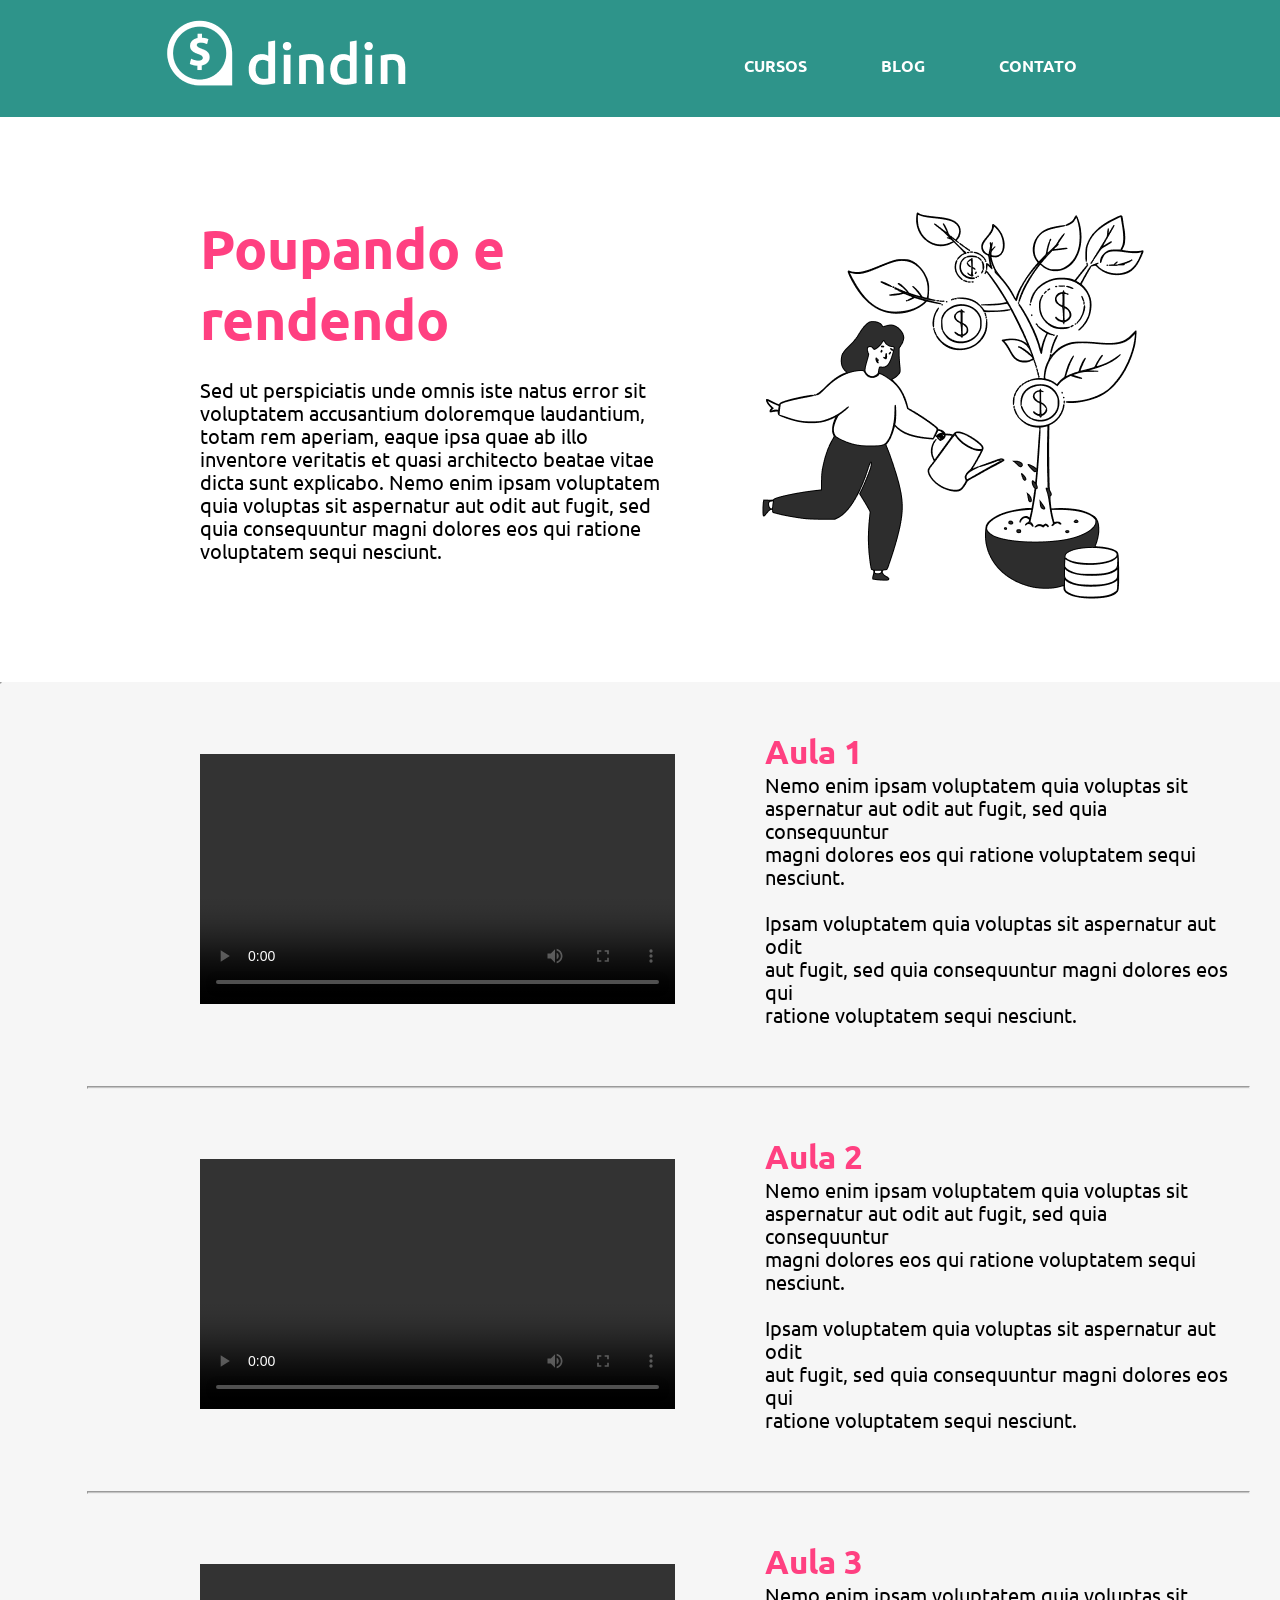
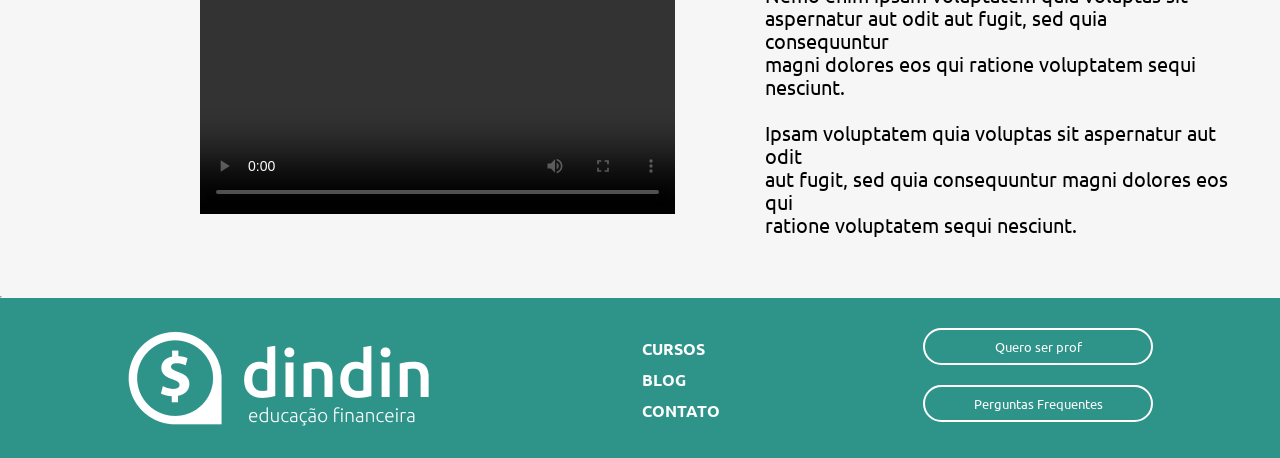
<file: cursoPoupa.html>
<!DOCTYPE html>
<html lang="pt-br">

<head>
    <meta charset="UTF-8">
    <meta http-equiv="X-UA-Compatible" content="IE=edge">
    <meta name="viewport" content="Mirella Duarte">
    <title>Curso</title>

    <link rel="preconnect" href="https://fonts.googleapis.com">
    <link rel="preconnect" href="https://fonts.gstatic.com" crossorigin>
    <link href="https://fonts.googleapis.com/css2?family=Ubuntu:wght@300;700&display=swap" rel="stylesheet">

    <link rel="stylesheet" type="text/css" href="curso.css">
    <link rel="shortcut icon" type="imagex/png" href="imagens/logo-inteira (2).ico">

    <title>dindin | Poupando e Rendendo</title>
</head>

<body>
    <header>
        <div class="imagem">
            <a href="index.html" id="logobanner"><img src="./imagens/logo-header.png" alt=" Logo da header "
                    title=" Logo da header " /></a>
        </div>
        <div>
            <ul class="lista">
                <a href="cursos.html">
                    <li>CURSOS</li>
                </a>
                <a href="blog.html">
                    <li>BLOG</li>
                </a>
                <a href="contato.html">
                    <li>CONTATO</li>
                </a>
            </ul>
        </div>
    </header>

    <div id="intro">
        <div id="texto">
            <h1 id="titulo">Poupando e rendendo </h1>
            <div>
                <p>
                    Sed ut perspiciatis unde omnis iste natus error sit <br>
                    voluptatem accusantium doloremque laudantium, <br>
                    totam rem aperiam, eaque ipsa quae ab illo <br>
                    inventore veritatis et quasi architecto beatae vitae <br>
                    dicta sunt explicabo. Nemo enim ipsam voluptatem <br>
                    quia voluptas sit aspernatur aut odit aut fugit, sed <br>
                    quia consequuntur magni dolores eos qui ratione <br>
                    voluptatem sequi nesciunt.
                </p>
            </div>
        </div>
        <div id="imagem" >
            <img src="imagens/ilustra-investimento.png">
        </div>
    </div>

    <div id="aulas">
        <hr class="espaco">
        <div class="aula" id="aula1">
            <div>
                <video width="475" height="250" controls id="video1" class="video">
                    <source type="video/mp4">
                </video>
            </div>
            <div class="descricao">
                <h2>Aula 1</h2>
                <p>
                    Nemo enim ipsam voluptatem quia voluptas sit <br>
                    aspernatur aut odit aut fugit, sed quia consequuntur <br>
                    magni dolores eos qui ratione voluptatem sequi <br>
                    nesciunt.
                    <br> <br>
                    Ipsam voluptatem quia voluptas sit aspernatur aut odit <br>
                    aut fugit, sed quia consequuntur magni dolores eos qui <br>
                    ratione voluptatem sequi nesciunt.
                </p>
            </div>
        </div>

        <hr class="linha">

        <div class="aula">
            <div>
                <video width="475" height="250" controls id="video2" class="video">
                    <source type="video/mp4">
                </video>
            </div>
            <div class="descricao">
                <h2>Aula 2</h2>
                <p>
                    Nemo enim ipsam voluptatem quia voluptas sit <br>
                    aspernatur aut odit aut fugit, sed quia consequuntur <br>
                    magni dolores eos qui ratione voluptatem sequi <br>
                    nesciunt.
                    <br> <br>
                    Ipsam voluptatem quia voluptas sit aspernatur aut odit <br>
                    aut fugit, sed quia consequuntur magni dolores eos qui <br>
                    ratione voluptatem sequi nesciunt.
                </p>
            </div>
        </div>

        <hr class="linha">

        <div class="aula">
            <div>
                <video width="475" height="250" controls id="video3" class="video">
                    <source type="video/mp4">
                </video>
            </div>
            <div class="descricao">
                <h2>Aula 3</h2>
                <p>
                    Nemo enim ipsam voluptatem quia voluptas sit <br>
                    aspernatur aut odit aut fugit, sed quia consequuntur <br>
                    magni dolores eos qui ratione voluptatem sequi <br>
                    nesciunt.
                    <br> <br>
                    Ipsam voluptatem quia voluptas sit aspernatur aut odit <br>
                    aut fugit, sed quia consequuntur magni dolores eos qui <br>
                    ratione voluptatem sequi nesciunt.
                </p>
            </div>
        </div>
        <hr class="espaco">
    </div>
    <footer>
        <div class="imagem">
            <a href="index.html" id="logobanner">
                <img src="./imagens/logo-footer.png" alt="Logo do footer" title="Logo do footer"/>
            </a>
        </div>
        <div>
            <ul class="lista2">
                <a href="cursos.html ">
                    <li>CURSOS</li>
                </a>
                <a href="blog.html ">
                    <li>BLOG</li>
                </a>
                <a href="contato.html ">
                    <li>CONTATO</li>
                </a>
            </ul>
        </div>
        <div>
                <div class="botao">
                    <button onclick="alert('Envie seu currículo para: sejaprof@dindin.com.br')">Quero ser prof</button> </a>
                    <br>
                    <br>
                    <a href="faq.html"> <button>Perguntas Frequentes</button> </a>
                </div>

        </div>
    </footer>
</body>

</html>
</file>
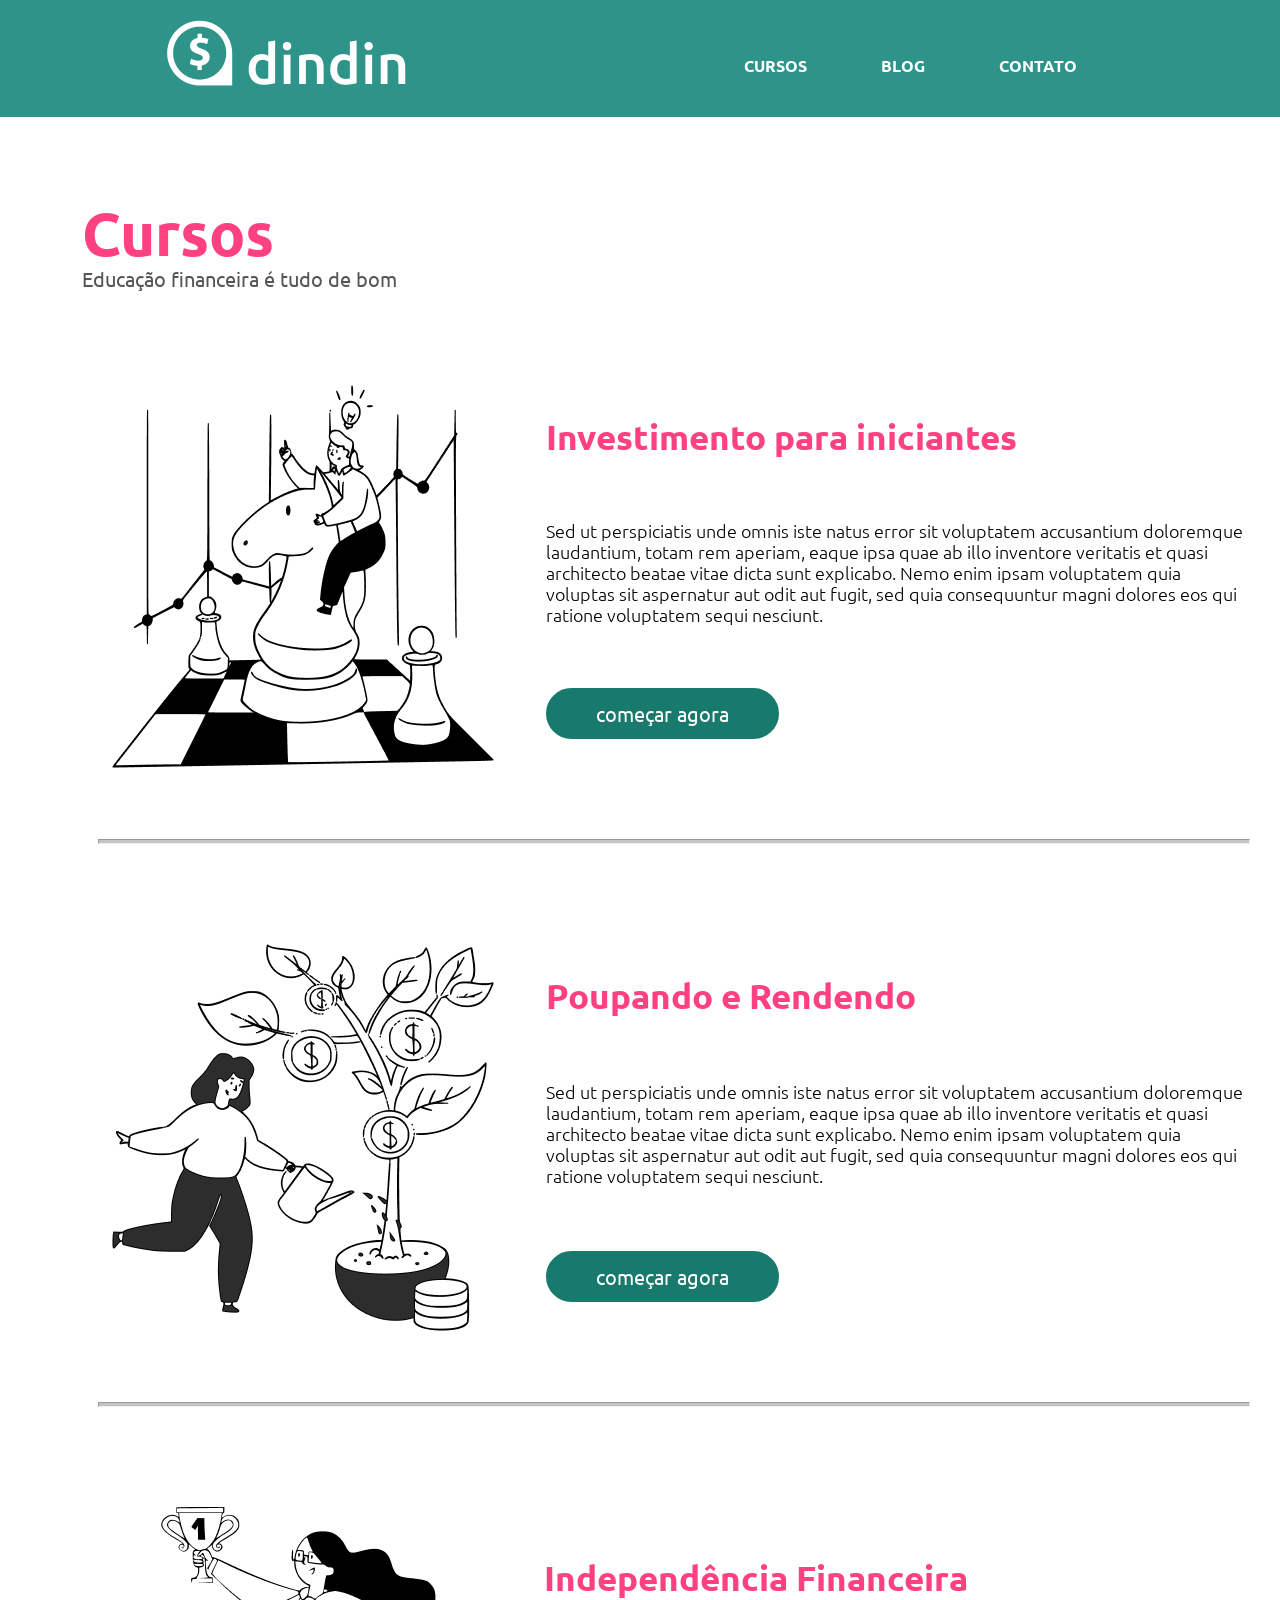
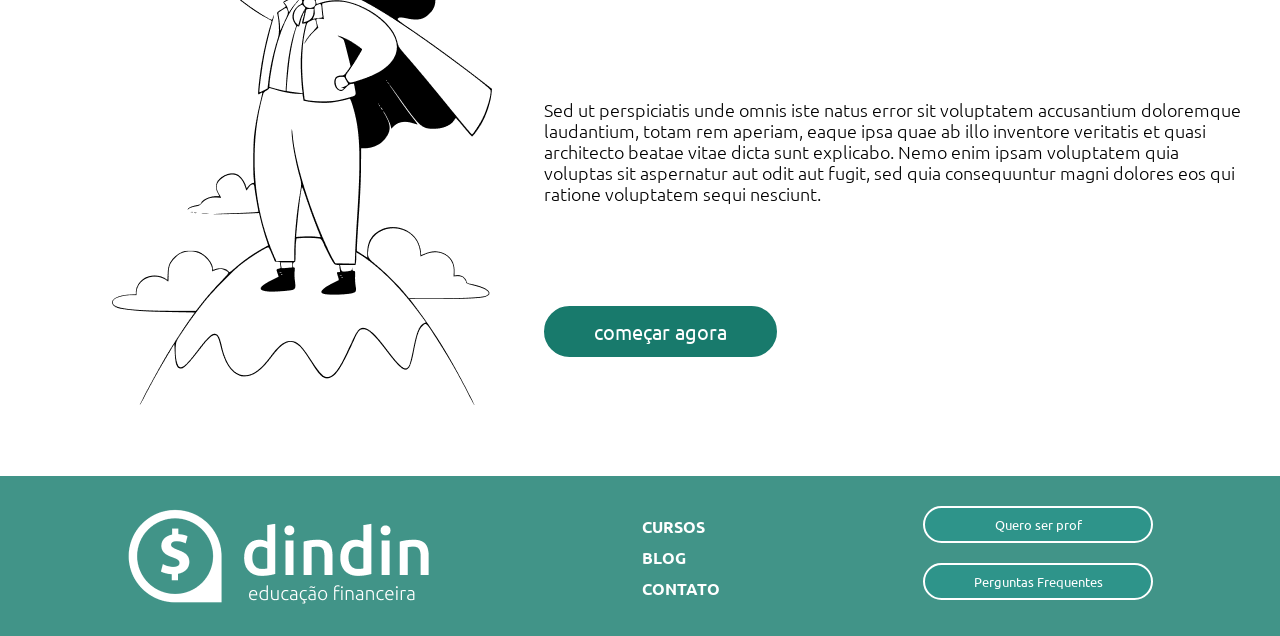
<file: cursos.html>
<!DOCTYPE html>
<html lang="pt-br">

<head>
    <meta charset="UTF-8">
    <meta http-equiv="X-UA-Compatible" content="IE=edge">
    <meta name="viewport" content="width=device-width, initial-scale=1.0">
    <meta name="author" content="Aline Mizumukai">

    <!-- Fonte -->
    <link rel="preconnect" href="https://fonts.googleapis.com">
    <link rel="preconnect" href="https://fonts.gstatic.com" crossorigin>
    <link href="https://fonts.googleapis.com/css2?family=Ubuntu:wght@300;700&display=swap" rel="stylesheet">

    <!-- Css -->
    <link rel="stylesheet" type="text/css" href="cursos.css">

    <link rel="shortcut icon" type="imagex/png" href="imagens/logo-inteira (2).ico">

    <title>dindin | Cursos</title>
</head>

<body>
    <header>
        <div class="imagem">
            <a href="index.html" id="logobanner">
                <img src="./imagens/logo-header.png" alt="Logo da header" title="Logo da header"/>
            </a>
        </div>
        <div>
            <ul class="lista">
                <a href="cursos.html">
                    <li>CURSOS</li>
                </a>
                <a href="blog.html">
                    <li>BLOG</li>
                </a>
                <a href="contato.html">
                    <li>CONTATO</li>
                </a>
            </ul>
        </div>
    </header>
    <main>
        <div class="introCursos">
            <h1>Cursos</h1>
            <h6>Educação financeira é tudo de bom</h6>
        </div>
        <div class="cursos">
            <div class="cursosImg">
                <img src="./imagens/ilustra-poupando.png" alt="Investimento para iniciantes">
            </div>
            <div class="cursosInfo">
                <h2>Investimento para iniciantes</h2>
                <p>Sed ut perspiciatis unde omnis iste natus error sit voluptatem accusantium
                    doloremque laudantium, totam rem aperiam, eaque ipsa quae ab illo inventore
                    veritatis et quasi architecto beatae vitae dicta sunt explicabo. Nemo enim
                    ipsam voluptatem quia voluptas sit aspernatur aut odit aut fugit, sed quia
                    consequuntur magni dolores eos qui ratione voluptatem sequi nesciunt.</p>
                <button class="botaoVerde" onclick="location.href='cursoinvest.html'">começar agora</button>
            </div>
        </div>
        <hr class="linha">
        <div class="cursos">
            <div class="cursosImg">
                <img src="./imagens/ilustra-investimento.png" alt="Poupando e Rendendo">
            </div>
            <div class="cursosInfo">
                <h2>Poupando e Rendendo</h2>
                <p>Sed ut perspiciatis unde omnis iste natus error sit voluptatem accusantium
                    doloremque laudantium, totam rem aperiam, eaque ipsa quae ab illo inventore
                    veritatis et quasi architecto beatae vitae dicta sunt explicabo. Nemo enim
                    ipsam voluptatem quia voluptas sit aspernatur aut odit aut fugit, sed quia
                    consequuntur magni dolores eos qui ratione voluptatem sequi nesciunt. </p>
                <button class="botaoVerde" onclick="location.href='cursoPoupa.html'">começar agora</button>
            </div>
        </div>
        <hr class="linha">
        <div class="cursos">
            <div class="cursosImg">
                <img src="./imagens/ilustra-independencia.png" alt="Independência Financeira">
            </div>
            <div class="cursosInfo">
                <h2>Independência Financeira</h2>
                <p>Sed ut perspiciatis unde omnis iste natus error sit voluptatem accusantium
                    doloremque laudantium, totam rem aperiam, eaque ipsa quae ab illo inventore
                    veritatis et quasi architecto beatae vitae dicta sunt explicabo. Nemo enim
                    ipsam voluptatem quia voluptas sit aspernatur aut odit aut fugit, sed quia
                    consequuntur magni dolores eos qui ratione voluptatem sequi nesciunt. </p>
                <button class="botaoVerde" onclick="location.href='cursoIndep.html'">começar agora</button>
            </div>
        </div>

    </main>
    <footer>
        <div class="imagem">
            <a href="index.html" id="logobanner">
                <img src="./imagens/logo-footer.png" alt="Logo do footer" title="Logo do footer"/>
            </a>
        </div>
        <div>
            <ul class="lista2">
                <a href="cursos.html ">
                    <li>CURSOS</li>
                </a>
                <a href="blog.html ">
                    <li>BLOG</li>
                </a>
                <a href="contato.html ">
                    <li>CONTATO</li>
                </a>
            </ul>
        </div>

            <div>
                <div class="botao">
                    <button onclick="alert('Envie seu currículo para: sejaprof@dindin.com.br')">Quero ser prof</button> </a>
                    <br>
                    <br>
                    <a href="faq.html"> <button>Perguntas Frequentes</button> </a>
                </div>

        </div>
    </footer>
</body>
</html>
</file>
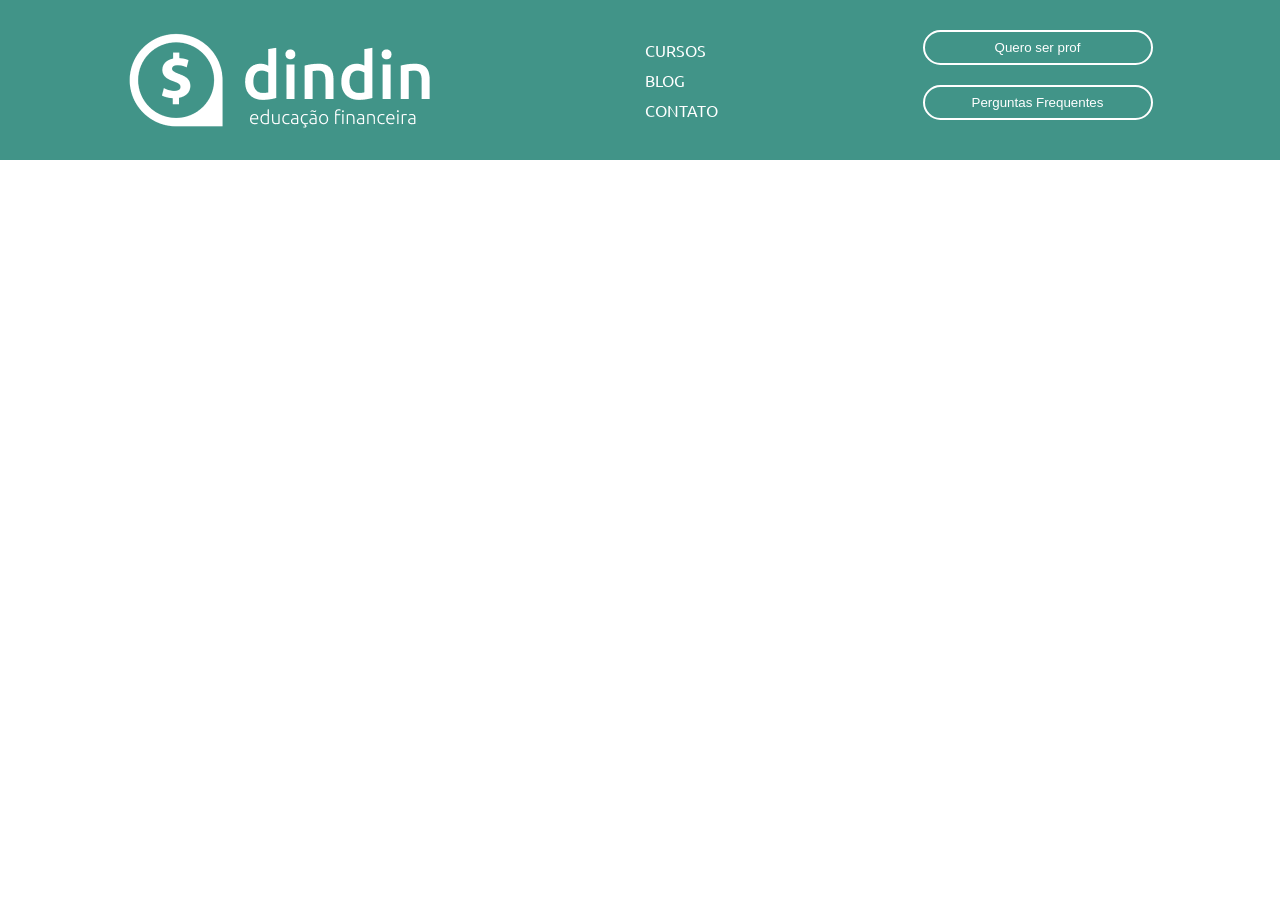
<file: footer.html>
<!DOCTYPE html>
<html lang="pt-BR">
<head>
    <meta charset="UTF-8">
    <meta http-equiv="X-UA-Compatible" content="IE=edge">
    <meta name="viewport" content="width=device-width, initial-scale=1.0">
    <link rel="stylesheet" href="footer.css">
    <link href="https://fonts.googleapis.com/css2?family=Ubuntu:ital,wght@0,300;0,400;0,500;0,700;1,300;1,400;1,700&display=swap" rel="stylesheet"> 
    <title>Footer</title>
</head>
<body>

</head>
<body>
    <footer>
        <div class imagem>
        <a href="footer.html" id="logobanner"><img src="imagens/logo-footer.png" alt=" Logo do footer " title=" Logo do footer" /></a>
        </div>

        <div>
            <ul class=" lista2 ">
            <a href="cursos.html ">
                <li>CURSOS</li>
            </a>
            <a href="blog.html ">
                <li>BLOG</li>
            </a>
            <a href="contato.html ">
                <li>CONTATO</li>
            </a>
        </ul>
        </div>

        <div>
            <div class="botao">
                <button >Quero ser prof</button> </a>
                <br>
                <br>
                <a href="faq.html"> <button>Perguntas Frequentes</button> </a>
            </div>


        </div>
        </footer>
</body>
</html>
</file>
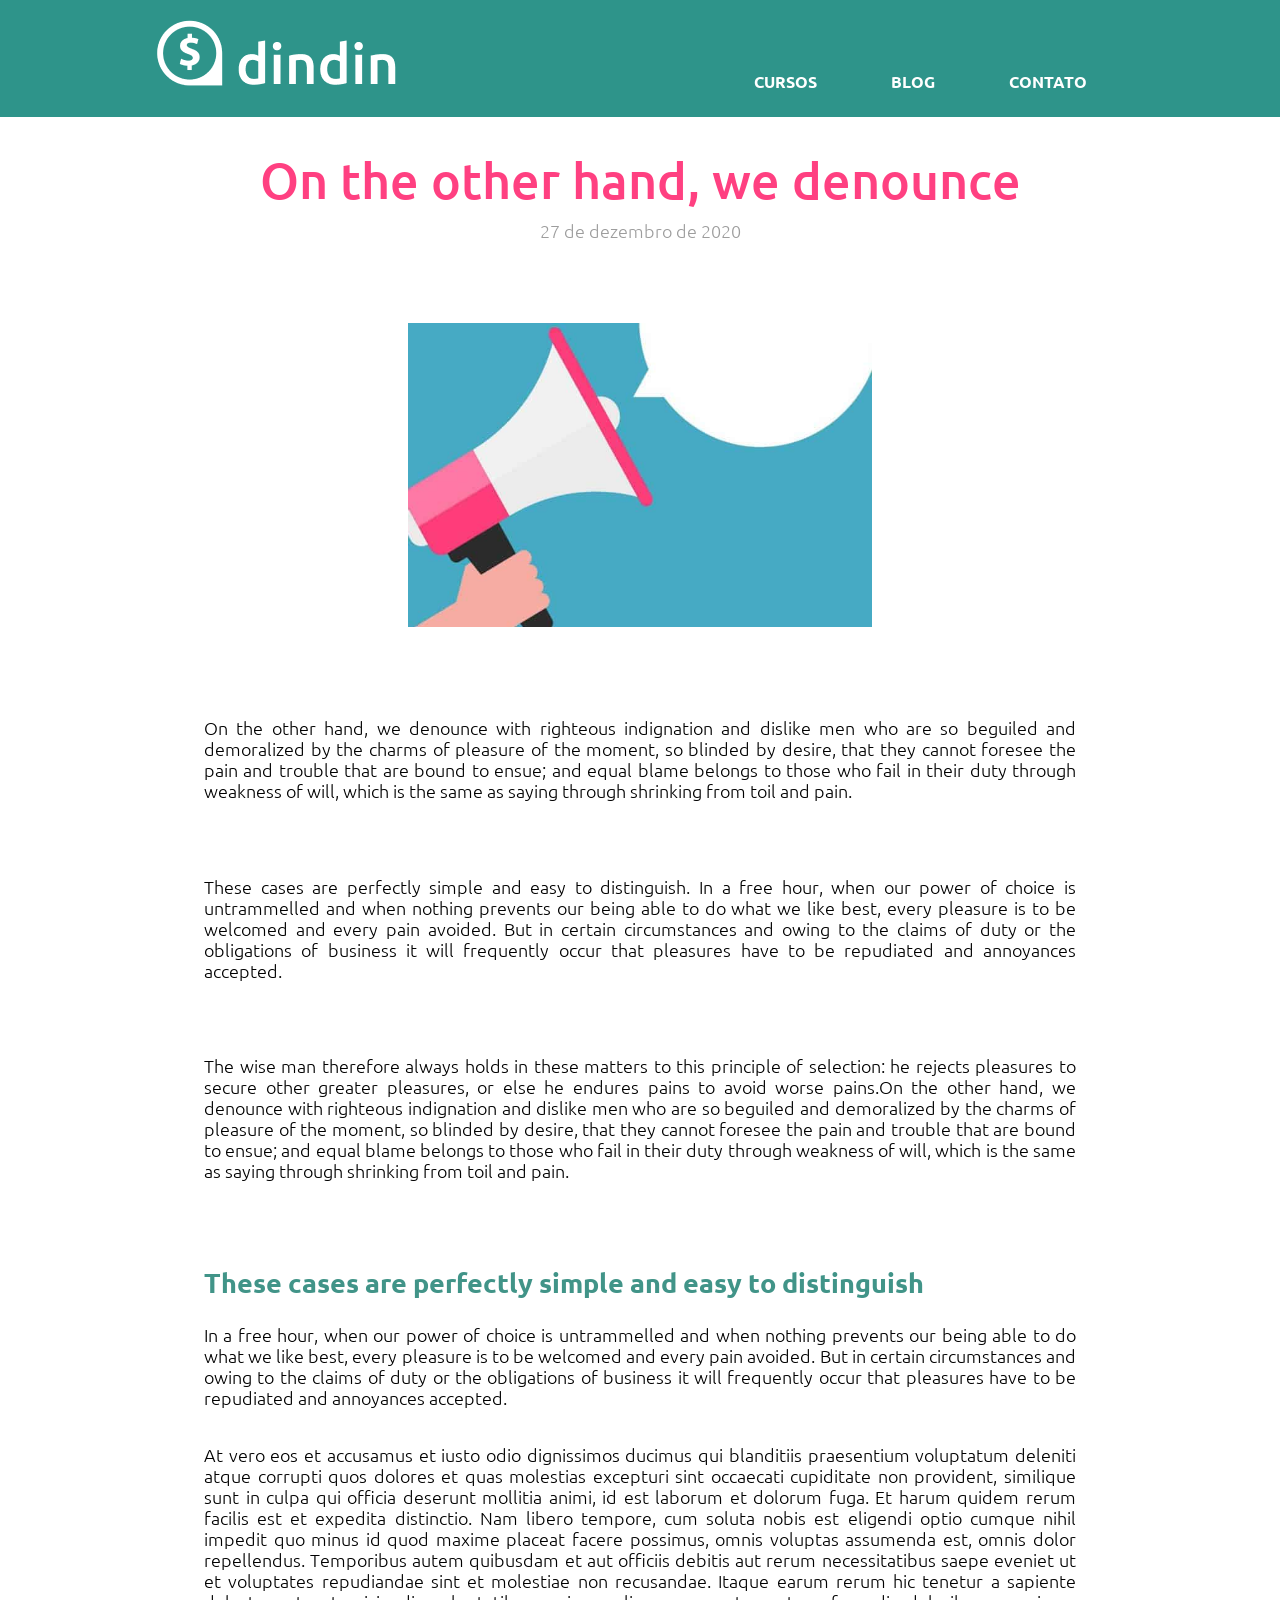
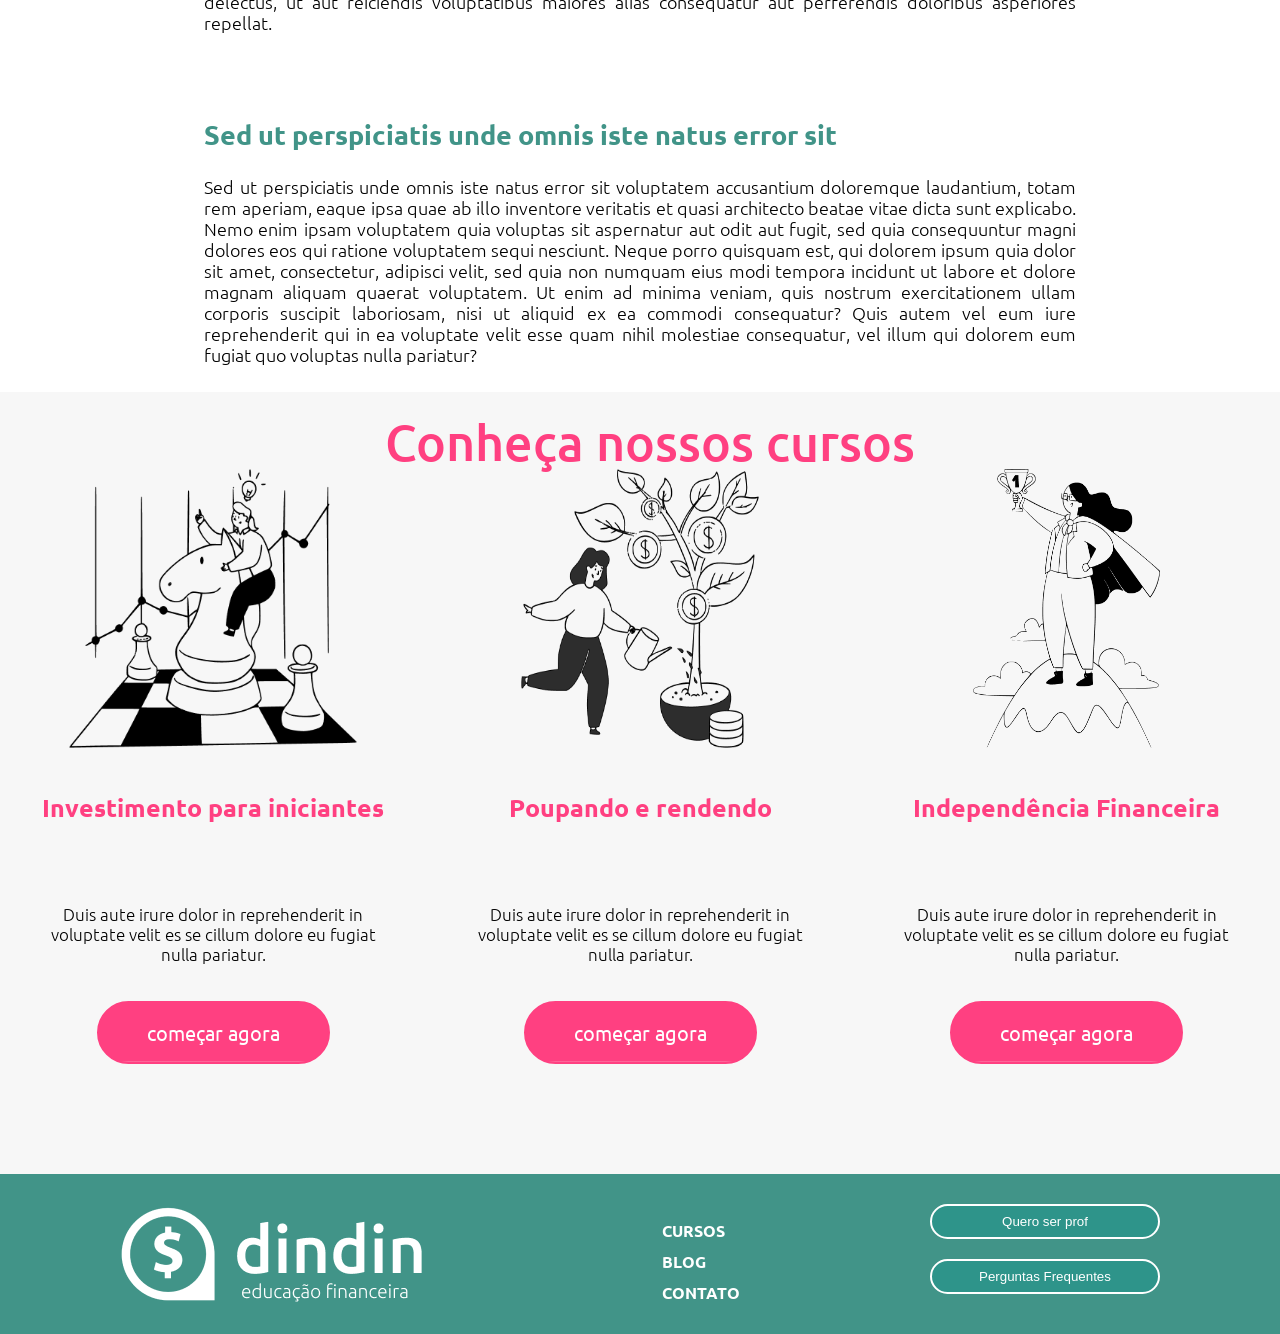
<file: post.html>
<!DOCTYPE html>
<html lang="UTF-8">
<head>
    <meta charset="UTF-8">
    <meta http-equiv="X-UA-Compatible" content="IE=edge"> 
    <link rel="stylesheet" href="post.css">
    <meta name="viewport" content="width=device-width, initial-scale=1.0">
    <meta name= "author"  content= "Amanda de Cassia Rodrigues Moreira" />
    
    <link rel="shortcut icon" type="imagex/png" href="imagens/logo-inteira (2).ico">

    <title>dindin | Post</title>
</head>        
<body>
    <header>
        <div class="imagem">
            <a href="index.html" id="logobanner">
                <img src="./imagens/logo-header.png" alt="Logo da header" title="Logo da header"/>
            </a>
        </div>
        <div>
            <ul class="lista">
                <a href="cursos.html">
                    <li>CURSOS</li>
                </a>
                <a href="blog.html">
                    <li>BLOG</li>
                </a>
                <a href="contato.html">
                    <li>CONTATO</li>
                </a>
            </ul>
        </div>
    </header>
    <main>        
        <div class="container"> 
            <h1> On the other hand, we denounce</h1> 
            <p class="data">27 de dezembro de 2020</p> 
        </div>

        <section class="foto">
            <div class="container">
                <img class="main" src="imagens/denuncia3.jpg" alt="denuncia">                           
            </div>
        </section>

        <section class="textos">
            <div class="container">
            <article>
                <p>On the other hand, we denounce with righteous indignation and dislike men who are so beguiled and demoralized by the charms of pleasure of the moment,
                so blinded by desire, that they cannot foresee the pain and trouble that are bound to ensue;
                and equal blame belongs to those who fail in their duty through weakness of will, which is the same as saying through shrinking from toil and pain.</p> 
            </article> 
            </br>
                

            <article>
                <p>These cases are perfectly simple and easy to distinguish. In a free hour, 
                when our power of choice is untrammelled and when nothing prevents our being able to do what we like best, 
                every pleasure is to be welcomed and every pain avoided. 
                But in certain circumstances and owing to the claims of duty or the obligations of business it will frequently occur that pleasures have to be repudiated and annoyances accepted.</p> 
            </article> </br>

            <article>
                <p>The wise man therefore always holds in these matters to this principle of selection: he rejects pleasures to secure other greater pleasures,
                or else he endures pains to avoid worse pains.On the other hand, we denounce with righteous indignation and dislike men who are so beguiled and demoralized by the charms of pleasure of the moment, 
                so blinded by desire, that they cannot foresee the pain and trouble that are bound to ensue; and equal blame belongs to those who fail in their duty through weakness of will,
                which is the same as saying through shrinking from toil and pain.</p> 
            </article> </br> </br>

            <article> 

                <h2> These cases are perfectly simple and easy to distinguish</h2>

            <p>In a free hour, when our power of choice is untrammelled and when nothing prevents our being able to do what we like best, every pleasure is to be welcomed and every pain avoided. 
            But in certain circumstances and owing to the claims of duty or the obligations of business it will frequently occur that pleasures have to be repudiated and annoyances accepted.</p> 
        
            <p>At vero eos et accusamus et iusto odio dignissimos ducimus qui blanditiis praesentium voluptatum deleniti atque corrupti quos dolores et quas molestias excepturi sint occaecati cupiditate non provident, 
                similique sunt in culpa qui officia deserunt mollitia animi, id est laborum et dolorum fuga. Et harum quidem rerum facilis est et expedita distinctio. Nam libero tempore, 
                cum soluta nobis est eligendi optio cumque nihil impedit quo minus id quod maxime placeat facere possimus, omnis voluptas assumenda est, 
                omnis dolor repellendus. Temporibus autem quibusdam et aut officiis debitis aut rerum necessitatibus saepe eveniet ut et voluptates repudiandae sint et molestiae non recusandae. Itaque earum rerum hic tenetur a sapiente delectus, ut aut reiciendis voluptatibus maiores alias consequatur aut perferendis doloribus asperiores repellat.</p>
            
            </article> </br> </br>
                    
            <article>
                <h2>Sed ut perspiciatis unde omnis iste natus error sit</h2>

        
                <p>Sed ut perspiciatis unde omnis iste natus error sit voluptatem accusantium doloremque laudantium, totam rem aperiam, eaque ipsa quae ab illo inventore veritatis et quasi architecto beatae vitae dicta sunt explicabo. 
                Nemo enim ipsam voluptatem quia voluptas sit aspernatur aut odit aut fugit, sed quia consequuntur magni dolores eos qui ratione voluptatem sequi nesciunt. Neque porro quisquam est, qui dolorem ipsum quia dolor sit amet, 
                consectetur, adipisci velit, sed quia non numquam eius modi tempora incidunt ut labore et dolore magnam aliquam quaerat voluptatem. Ut enim ad minima veniam, 
                quis nostrum exercitationem ullam corporis suscipit laboriosam, nisi ut aliquid ex ea commodi consequatur? Quis autem vel eum iure reprehenderit qui in ea voluptate velit esse quam nihil molestiae consequatur, 
                vel illum qui dolorem eum fugiat quo voluptas nulla pariatur?</p>
            </article>  
            </div>
        </section>

        <div class="cursos">
           <h2>Conheça nossos cursos</h2>   
            <div class="curso">
                <img src="imagens/ilustra-poupando.png" alt="Investimento para iniciantes" height="279px", width= "288px" />
                <h3>Investimento para iniciantes</h3>
                <p>Duis aute irure dolor in reprehenderit in voluptate velit es se cillum dolore eu fugiat nulla pariatur.</p>
                <button onclick="location.href='cursoInvest.html'">começar agora </button>
            </div>  

            <div class="curso">
                <img src="imagens/ilustra-investimento.png" alt="Poupando e rendendo"height="279px", width= "238px" />
                <h3>Poupando e rendendo</h3>
                <p>Duis aute irure dolor in reprehenderit in voluptate velit es se cillum dolore eu fugiat nulla pariatur.</p>
                <button onclick="location.href='cursoPoupa.html'">começar agora</button>
            </div>  

            <div class="curso">
                <img src="imagens/ilustra-independencia.png" alt="Independencia Financeira"height="279px", width= "187px"/>
                <h3>Independência Financeira</h3>
                <p>Duis aute irure dolor in reprehenderit in voluptate velit es se cillum dolore eu fugiat nulla pariatur.</p>
                <button onclick="location.href='cursoIndep.html'">começar agora</button>
            </div>
        </div>        
    </main>
    <footer>
        <div class="imagem">
            <a href="index.html" id="logobanner">
                <img src="./imagens/logo-footer.png" alt="Logo do footer" title="Logo do footer"/>
            </a>
        </div>
        <div>
            <ul class="lista2">
                <a href="cursos.html ">
                    <li>CURSOS</li>
                </a>
                <a href="blog.html ">
                    <li>BLOG</li>
                </a>
                <a href="contato.html ">
                    <li>CONTATO</li>
                </a>
            </ul>
        </div>
        <div>
            <div class="botao">
                <button onclick="alert('Envie seu currículo para: sejaprof@dindin.com.br')">Quero ser prof</button> </a>
                <br>
                <br>
                <a href="faq.html"> <button>Perguntas Frequentes</button> </a>
            </div>
        </div>
    </footer>   
</body>
</html>
</file>
<file: index.css>
* {
    margin: 0 auto;
    padding: 0;
    box-sizing: border-box;
    font-family: 'Ubuntu', sans-serif;
}

html {
    margin: 0px;
}

body {
    margin: 0px;
}

.imagem-logo {
    margin: 0px;
}

.imagem-logo a {
    margin: 0px;
}

.imagem-logo img {
    margin: 0px;
}

.column {
    margin: 0px;
}

.row {
    display: flex;
    flex-direction: row;
}

/* Css header */

header {
    width: 100%;
    height: 117px;
    background-color: #2E948A;
    display: flex;
    justify-content: space-around;
    padding: 18px;
}

.lista-container {
    display: flex;
    justify-content: center;
    align-items: center;
}

li {
    display: flex;
    text-decoration: none;
    color: white;
    justify-content: flex-start;
    margin: 37px;
}

header li:hover {
    color: #38d1c2;
}

.lista a {
    text-decoration: none;
    text-align: left;
    font-weight: bold;
}

.lista {
    display: flex;
    cursor: pointer;
}

main {
    margin: 1%;
}

a {
    text-decoration: none;
    color: #000000;
}

.banner {
    display: flex;
    justify-content: space-between;
    margin-top: 10%;
}

.banner #logobanner img {
    float: right;
    margin-left: 160px;
}

.banner #titulo h1 {
    font-family: Ubuntu;
    font-style: normal;
    font-weight: bold;
    font-size: 60px;
    line-height: 69px;
    color: #FF4081;
}

.banner #titulo h2 {
    margin-top: 19px;
    margin-block-end: 38px;
    font-family: Ubuntu;
    font-style: normal;
    font-weight: normal;
    font-size: 27px;
    line-height: 31px;
    color: #555555;
}

.banner #titulo button {
    font-style: normal;
    font-weight: normal;
    font-size: 27px;
    line-height: 31px;
    border: 2px solid #FF4081;
    box-sizing: border-box;
    border-radius: 62px;
    width: 268px;
    height: 51px;
    color: #FF4081;
    background: linear-gradient(to right, #FF4081 50%, #FFFFFF 50%);
    background-size: 200% 100%;
    background-position: bottom right;
    transition: all 200ms;
    cursor: pointer;
}

.banner #titulo button:hover {
    background-position: left bottom;
    color: #FFFFFF;
}

.catalogoCursosBanner {
    padding: 3%;
    margin-top: 9%;
    display: flex;
    justify-content: space-between;
    align-items: center;
    box-sizing: border-box;
    flex-basis: 100%;
}

.catalogoCursosBanner div {
    margin: 3%;
    justify-content: center;
}

.catalogoCursosBanner img {
    justify-content: center;
    height: 270px;
    max-width: 288px;
    align-items: center;
}

.catalogoCursosBanner h4 {
    justify-content: center;
    width: 100%;
    margin-top: 10%;
    font-style: normal;
    font-weight: bold;
    font-size: 25px;
    line-height: 29px;
    text-align: left;
    color: #FF4081;
}

.catalogoCursosBanner p {
    justify-content: center;
    margin-top: 23px;
    margin-block-end: 26px;
    width: 293px;
    height: 60px;
    font-family: Ubuntu;
    font-style: normal;
    font-weight: 300;
    font-size: 17px;
    line-height: 20px;
    text-align: center;
    color: #000000;
}

.catalogoCursosBanner a {
    justify-content: center;
    align-items: center;
    margin-left: 5%;
}

.catalogoCursosBanner button {
    justify-content: center;
    align-items: center;
    margin-left: 4%;
    font-style: normal;
    font-weight: normal;
    font-size: 20px;
    line-height: 23px;
    text-align: center;
    color: #FFFFFF;
    border: 2px solid #FF4081;
    background-color: #FF4081;
    box-sizing: border-box;
    border-radius: 62px;
    width: 250px;
    height: 51px;
    background: linear-gradient(to right, #FFFFFF 50%, #FF4081 50%);
    background-size: 200% 100%;
    background-position: bottom right;
    transition: all 200ms;
    cursor: pointer;
}

.catalogoCursosBanner button:hover {
    background-position: left bottom;
    color: #FF4081;
}

.comentarios {
    margin: 2%;
    padding-right: 5%;
    padding-left: 3%;
    box-sizing: border-box;
    flex-basis: 100%;
}

.comentarios h4 {
    margin-block-end: 5%;
    font-style: normal;
    font-weight: bold;
    font-size: 37px;
    line-height: 43px;
    color: #009688;
    width: 100%;
    height: 100%;
}

.comentarios h6 {
    font-family: 'Nunito', sans-serif;
    font-style: normal;
    font-weight: normal;
    font-size: 18px;
    line-height: 25px;
    color: #000000;
}

.comentarios img {
    width: 104px;
    height: 104px;
}

.comentarios p {
    margin-left: 5%;
    font-style: normal;
    font-weight: 300;
    font-size: 18px;
    line-height: 25px;
}

.comentarios #esquerda {
    width: 45%;
    height: 50%;
    float: right;
}

.comentarios #direita {
    width: 45%;
    height: 50%;
    float: left;
}

.comentarios #direita #wally {
    display: inline-flex;
    margin-block-end: 10%;
}

.comentarios #direita #whoopi {
    display: inline-flex;
}

.comentarios #esquerda #jaden {
    display: inline-flex;
    margin-block-end: 10%;
}

.comentarios #esquerda #jane {
    display: inline-flex;
}

.maisConteudo {
    margin: 0;
    margin-top: 40%;
    padding-top: 5%;
    padding-right: 5%;
    padding-left: 3%;
    align-items: center;
    box-sizing: border-box;
    flex-basis: 100%;
}

.maisConteudo h4 {
    margin-block-end: 5%;
    font-style: normal;
    font-weight: bold;
    font-size: 37px;
    line-height: 43px;
    color: #009688;
}

.maisConteudo #conteudo {
    display: flex;
    justify-content: stretch;
    align-items: center;
    box-sizing: border-box;
    margin-top: 5%;
    flex-basis: 100%;
}

.maisConteudo #rectangle {
    height: 193px;
}

.maisConteudoItem {
    flex: 1;
    margin-right: 10%;
}

.maisConteudoLista {
    display: flex;
    flex-direction: row;
    justify-content: space-around;
}

.maisConteudo div {
    padding-right: 3%;
}

.maisConteudo #ultima {
    padding-right: 0;
}

.maisConteudo h5 {
    margin: 2%;
    margin-left: 0px;
    font-style: normal;
    font-weight: bold;
    font-size: 27px;
    line-height: 31px;
    color: #009688;
}

.maisConteudo p {
    font-style: normal;
    font-weight: 400;
    font-size: 20px;
    line-height: 20.68px;
    text-align: left;
}

#linkpost {
    width: 100%;
    display: flex;
    flex-direction: row;
    align-items: center;
    justify-content: center;
}

.maisConteudo #linkpost button {
    margin-top: 101px;
    margin-block-end: 53px;
    font-style: normal;
    font-weight: normal;
    font-size: 25px;
    line-height: 29px;
    color: #FF4081;
    border: 2px solid #FF4081;
    box-sizing: border-box;
    border-radius: 62px;
    width: 289px;
    height: 51px;
    background: linear-gradient(to right, #FF4081 50%, #FFFFFF 50%);
    background-size: 200% 100%;
    background-position: bottom right;
    transition: all 200ms;
}

.maisConteudo #linkpost button:hover {
    background-position: left bottom;
    color: #FFFFFF;
}

footer {
    width: 100%;
    background-color: #2E948A;
    font-family: 'Ubuntu', sans-serif;
    display: flex;
    justify-content: space-around;
    padding: 30px;
}

footer li {
    color: white;
    text-decoration: none;
    list-style-type: none;
    font-family: 'Ubuntu', sans-serif;
    margin: 10px;
}

footer li:hover {
    color: #38d1c2;
}

footer a {
    text-decoration: none;
}

.lista {
    cursor: pointer;
}

.botao button {
    cursor: pointer;
    color: white;
    background-color: #2E948A;
    border: 2px solid white;
    border-radius: 62px;
    padding: 8px;
    width: 100%;
    background: linear-gradient(to right, #FFFFFF 50%, #2E948A 50%);
    background-size: 200% 100%;
    background-position: bottom right;
    transition: all 200ms;
}

.botao button:hover {
    background-position: left bottom;
    color: #2E948A;
}

.botao-container {
    display: flex;
    flex-direction: column;
    justify-content: center;
}

@media only screen and (max-width:520px) {
    footer, header {
        flex-wrap: wrap;
        justify-content: center;
        height: auto;
        width: 110%;
        padding: 0px;
        margin: 0px;
    }
    * {
        padding: 0 auto;
        zoom: 0.95;
    }
    .banner {
        display: flex;
        justify-content: space-between;
        flex-direction: column;
    }
    .banner #titulo h1 {
        font-size: 2rem;
        line-height: 40px;
    }
    .banner #titulo h2 {
        margin-top: 35px;
        margin-block-end: 20px;
        font-size: 2rem;
        line-height: 40px;
    }
    .banner #titulo button {
        margin-left: 0;
        font-size: 2rem;
        line-height: 100%;
        width: 80%;
        height: 15%;
        margin-top: 60px;
        margin-bottom: 36px;
    }
    .catalogoCursosBanner {
        margin: 0 auto;
        padding: 0 auto;
        margin-top: 30%;
        background-color: white;
        display: flex;
        flex-direction: column;
    }
    .catalogoCursosBanner div {
        padding-right: 30%;
    }
    .catalogoCursosBanner #ultima {
        padding-right: 0;
    }
    .catalogoCursosBanner h4 {
        font-size: 1.5rem;
        line-height: 30px;
    }
    .catalogoCursosBanner p {
        width: 100%;
        height: 65%;
        font-size: 1.2rem;
        line-height: 30px;
    }
    .catalogoCursosBanner button {
        font-size: 1rem;
        line-height: 20px;
        width: 50%;
    }
    .catalogoCursosBanner img {
        max-width: 100%;
    }
    .catalogoCursosContainer {
        flex: 1;
        padding-right: 0px !important;
    }
    .catalogoCursosContainer img {
        object-fit: contain;
        width: 100%;
    }
    .catalogoCursosContainer button {
        width: 100%;
        margin: 0px;
    }
    .comentarios {
        margin: 5%;
        margin-top: 30%;
        padding-right: 5%;
        padding-left: 3%;
        box-sizing: border-box;
        flex-basis: 100%;
        background-color: white;
        display: flex;
        flex-direction: column;
    }
    .comentarios h4 {
        margin-block-end: 2%;
        font-style: normal;
        font-weight: bold;
        font-size: 37px;
        line-height: 43px;
        color: #009688;
        width: 95%;
        height: 100%;
    }
    .comentarios h6 {
        font-family: 'Nunito', sans-serif;
        font-style: normal;
        font-weight: normal;
        font-size: 40px;
        line-height: 25px;
        color: #000000;
    }
    .comentarios img {
        width: 64px;
        height: 64px;
    }
    .comentarios p {
        margin-left: 3%;
        font-style: normal;
        font-weight: 300;
        font-size: 1rem;
        line-height: 33px;
    }
    .comentarios #esquerda {
        height: 45%;
    }
    .comentarios #direita {
        height: 50%;
    }
    .comentarios #direita #wally {
        display: flex;
        margin-block-end: 6%;
    }
    .comentarios #direita #whoopi {
        display: flex;
        margin-block-end: 6%;
    }
    .comentarios #esquerda #jaden {
        display: flex;
        margin-block-end: 6%;
    }
    .comentarios #esquerda #jane {
        display: flex;
    }
    .comentariosContainer {
        display: flex;
        flex-direction: column;
        margin: 0px !important;
    }
    .comentariosContainer #direita {
        display: flex;
        flex-direction: column;
        margin: 0px !important;
    }
    .comentariosContainer #esquerda {
        display: flex;
        flex-direction: column;
        margin: 0px !important;
    }
    .maisConteudo {
        margin-top: 20%;
    }
    .maisConteudo h4 {
        margin-top: 5%;
    }
    .maisConteudo h5 {
        font-size: 35px;
    }
    .maisConteudo p {
        font-size: 30px;
        line-height: 29px;
    }
    .maisConteudo #linkpost button {
        margin-top: 30%;
        font-size: 1rem;
        margin-left: 0px;
    }
    .maisConteudoLista {
        width: 100%;
        display: flex;
        flex-direction: column;
        align-items: center;
        justify-content: center;
    }
    .maisConteudo div {
        padding-right: 0px;
    }
    #conteudo {
        display: flex;
        flex-direction: column;
    }
    #logobanner {
        display: flex;
        justify-content: center;
    }
    #logobanner img {
        max-width: 75%;
        margin-left: 0px !important;
    }
}

@media only screen and (min-width:521px) and (max-width:700px) {
    * {
        zoom: 0.95;
        ;
    }
    header, footer {
        width: 130%;
    }
    .maisConteudo div {
        margin-right: 4%;
        width: 100%;
    }
    .maisConteudo h4 {
        margin-top: 3%;
    }
}

@media only screen and (min-width:701px) and (max-width:1060px) {
    * {
        zoom: 0.95;
        ;
    }
    header, footer {
        width: 110%;
    }
    .maisConteudo div {
        margin-right: 4%;
        width: 100%;
    }
    .maisConteudo h4 {
        margin-top: 3%;
    }
}
</file>
<file: blog.css>
*{
    font-family: 'Ubuntu', sans-serif;
    box-sizing: border-box; 
    padding:0;
    margin:0;
    
}

header{
    width: 100%;
    height: 117px;
    background-color: #2E948A;
    font-family: 'Ubuntu', sans-serif;
    justify-content:space-around;
    padding: 18px;
    display: flex;
    
}


header li{
    display: flex;
    text-decoration: none;
    color: white;
    justify-content: flex-start;
    margin: 37px;
}

header a{
    text-decoration: none;
    font-weight: bold;
}

.lista{
    cursor:pointer;
    display: flex;
}

.parte1{
    
    padding-top: 70px;
    display: flex;
    flex-direction: column;
    margin-left: 50px;
}
.parte1 h1{
    color:#009688;
    font-size: 47px;
}

.parte1 div p{
    font-size: 20px;
    width: 50%;
}

.ilustrablog{
   height: 405px;

}
.row h1{
    color:#FF4081;
}
/* flex-wrap:wrap; chegar fim da linha e quebra*/

.image-row{
    display: flex;
    flex-direction: row;
    width:100%;
}
.row{
    display: flex;
    flex-direction: row;
    margin-bottom:36px;
}


footer{
    width: 100%;
    height: 160px;
    background-color:#419488;
    font-family: 'Ubuntu', sans-serif; 
    display: flex;
    justify-content: space-around; 
    padding: 30px;
   
}

footer li{ 
    color: white; 
    text-decoration: none;
    list-style-type: none;
    font-family: 'Ubuntu', sans-serif; 
    margin: 10px;

}

footer a{
    text-decoration: none;
}

.botao button{
    cursor: pointer;
    color: white;
    background-color:#2E948A;
    border: 2px solid white; 
    border-radius: 62px;
    padding: 8px;
    width: 230px;

    background: linear-gradient(to right, #FFFFFF 50%, #2E948A  50%);
    background-size: 200% 100%;
    background-position: bottom right;
    transition: all 200ms;
}

.botao button:hover {
    background-position: left bottom;
    color: #2E948A ;
}  

.info{
    margin-left:50px;
    width:40%;
}
.info img{
    width: 100%;
}
/* 
main{
    padding:3%;
    margin-top:10%; */


/* responsividade*/

@media (max-width: 600px){
    header, footer{
        flex-wrap: wrap;
        justify-content: center;
        height: auto;
    }
   
    header{
        width: 100%;     
    }
    .row{
        display: flex;
        flex-direction: column;
    
    }
    .image-row{
        display: flex;
        flex-direction: column;
    }
    .image-row img{
        position: relative;
        width: 70%;
        left:0px;
        top:0px
         
    }
    img{
        width: 100%;
    }
    .info{
        width:85%;
    }

    .parte1{
        
        padding-top: 70px;
        width: 100%;
        margin-left: 50px;   
    }
}
</file>
<file: cabecalho.css>
*{
    padding:0;
    margin:0;
    box-sizing: border-box; 
}

header{
    width: 100%;
    height: 117px;
    background-color: #2E948A;
    display: flex;
    font-family: 'Ubuntu', sans-serif;
    justify-content: space-around;
    padding: 18px;
    
}

header li{
    display: flex;
    text-decoration: none;
    color: white;
    justify-content: flex-start;
    margin: 37px;
}

header a{
    text-decoration: none;
    text-align: left;
    font-weight: bold;
}

.lista{
    display: flex;
    cursor:pointer;
}
</file>
<file: contato.css>
* {
    font-family: 'Ubuntu', sans-serif;
    padding:0;
    margin:0;
    box-sizing: border-box; 
}

/* css do cabeçalho*/
header{
    width: 100%;
    height: 117px;
    background-color: #2E948A;
    display: flex;
    font-family: 'Ubuntu', sans-serif;
    justify-content:space-around;
    padding: 18px;    
}

li{
    display: flex;
    text-decoration: none;
    color: white;
    justify-content: flex-start;
    margin: 37px;
}

header li:hover{
    color: #38d1c2;
}

a{
    text-decoration: none;
    text-align: left;
    font-weight: bold;
}

.lista{
    display: flex;
    cursor:pointer;
}

/*css do html*/
input{
    background: #FFFFFF;
    font-size: 15px;
    border: 1px solid #686868;
    box-sizing: border-box;
    border-radius: 7px; 
    width: 493px;
    height: 32px;
    margin-bottom: 15px;
}

#pagina{
    display: flex;   
    margin: 80px 0 20px 150px; 
}

#formulario{
    display: flex;    
    flex-direction: column;
    margin-right: 140px;
    
}

#contato {
    color: #FF4081;
    font-size: 40px;
    font-weight: bold;
    margin-bottom: 40px;
}

#mensagem {
    width: 493px;
    height: 193px;
    background: #FFFFFF;
    border: 1px solid #686868;
    box-sizing: border-box;
    border-radius: 7px;
    font-size: 15px;
    margin-bottom: 15px;
}

#botao{
    width: 108px;
    height: 32px;
    font-weight: bold;
    color:white;
    background: #FF4081;
    border-radius: 15px;
    border-color:#FF4081;
 

    border: 2px solid #FF4081;
    background: linear-gradient(to right, #FFFFFF 50%, #FF4081 50%);
    background-size: 200% 100%;
    background-position: bottom right;
    transition: all 200ms;

    cursor: pointer;

}


 #botao:hover {
    background-position: left bottom;
    color: #FF4081;
}

footer{
    width: 100%;
    height: 160px;
    background-color: #419488;
    font-family: 'Ubuntu', sans-serif; 
    display: flex;
    justify-content: space-around; 
    padding: 30px;
   
}

footer li{ 
    color: white; 
    text-decoration: none;
    list-style-type: none;
    font-family: 'Ubuntu', sans-serif;
    font-weight: bold; 
    margin: 10px;

}

footer li:hover {
    color: #38d1c2;
}

footer a{
    text-decoration: none;
}

.botao button{
    cursor: pointer;
    color: white;
    background-color:#2E948A;
    border: 2px solid white; 
    border-radius: 62px;
    padding: 8px;
    width: 230px;

    background: linear-gradient(to right, #FFFFFF 50%, #2E948A  50%);
    background-size: 200% 100%;
    background-position: bottom right;
    transition: all 200ms;
}

.botao button:hover {
    background-position: left bottom;
    color: #2E948A ;
}
    
/*responsividade*/
@media (max-width: 1200px){
    header, footer{
        flex-wrap: wrap;
        justify-content: center;
        height: auto;
    }
    #pagina{
        margin: auto;
        padding: 20px 0 20px 50px;
    }

    #formulario{
        margin-top: 0px;
    }

    #imagem{
        width: 400px;
        height: 400px;
        margin-left: -100px;
    }

    input, #mensagem {
        width: 400px;
    }
}
/*telas de 600 px*/
@media (max-width: 600px){
    header{
        flex-wrap: wrap;
        justify-content: center;
        height: auto;
    }

    
    img{
        width: auto;
        height: auto;
    }
    
    #pagina{
        margin: auto;
        padding: 20px 0 20px 50px;
    }

    #formulario{
        margin-top: 150px;
    }

    h1{
        align-self: left;
    }

    #imagem{
        width: 180px;
        height: 180px;
        margin-left: -350px;
    }

    img{
        width: auto;
        height: auto;
    }

    input, #mensagem{
        width: 400px;
    }
}
</file>
<file: curso.css>
* {
    color: #FF4081;
    font-family: 'Ubuntu', sans-serif;
    padding:0;
    margin:0;
    box-sizing: border-box; 
}
/* css do cabeçalho*/

header{
    width: 100%;
    height: 117px;
    background-color: #2E948A;
    display: flex;
    font-family: 'Ubuntu', sans-serif;
    justify-content: space-around;
    padding: 18px;
    
}

header li{
    display: flex;
    text-decoration: none;
    color: white;
    justify-content: flex-start;
    margin: 37px;
}

header a{
    text-decoration: none;
    text-align: left;
    font-weight: bold;
}

.lista{
    display: flex;
    cursor:pointer;
}

/*css página*/

h1{
    width: 512px;
    height: 126px;
    font-size: 55px;
}

h2{
    font-size: 33px;
    margin-bottom: 0px;
}

p{
    color: black;
    font-size: 20px;
    line-height: 23px;
}

.video {
    cursor: pointer;
}

#intro {
    display: flex;
    margin: 75px 0px 80px 200px;
}

#texto{
    display: flex;
    flex-direction: column;
    justify-content: space-around;
    margin: 0px 50px 20px 0px;
}

#imagem {    
    margin-top: 20px;
    
}

#titulo{
    margin-bottom: 0px;
}

.aula{
    display: flex;
    margin: -30px 0px 40px 200px;
}

.descricao{
    display: flex;
    flex-direction: column;
    justify-content: space-around;
    margin: -23px 50px 20px 90px;
}

#aulas{
    background-color: #f6f6f6;
    width: auto;
}

.linha{
    height: 3px;
    width: auto;
    margin: 0px 30px 100px 87px;
    background: #C4C4C4;
}

#aula1{
    margin-top: 70px;
    
}
.espaco{
    height: 0px;
    width: 0px;
    background: #f6f6f6;
}

/* css rodapé!*/

footer{
    width: 100%;
    height: 160px;
    background-color: #419488;
    font-family: 'Ubuntu', sans-serif; 
    display: flex;
    justify-content: space-around; 
    padding: 30px;
   
}
footer li{ 
    color: white; 
    text-decoration: none;
    list-style-type: none;
    font-family: 'Ubuntu', sans-serif; 
    margin: 10px;

}
footer a{
    text-decoration: none;
}

footer li{ 
    color: white; 
    text-decoration: none;
    list-style-type: none;
    font-family: 'Ubuntu', sans-serif; 
    font-weight: bold;
    margin: 15px;

}

footer li:hover {
    color: #38d1c2;
}

.lista{
    cursor:pointer;
    
}
.botao button{
    cursor: pointer;
    color: white;
    background-color:#2E948A;
    border: 2px solid white; 
    border-radius: 62px;
    padding: 8px;
    width: 230px;

    background: linear-gradient(to right, #FFFFFF 50%, #2E948A  50%);
    background-size: 200% 100%;
    background-position: bottom right;
    transition: all 200ms;
}

.botao button:hover {
    background-position: left bottom;
    color: #2E948A ;
}

/* css rodapé */

footer{
    width: 100%;
    height: 160px;
    background-color: #2E948A;
    font-family: 'Ubuntu', sans-serif; 
    display: flex;
    justify-content: space-around; 
    padding: 30px;
   
}

footer li{ 
    color: white; 
    text-decoration: none;
    list-style-type: none;
    font-family: 'Ubuntu', sans-serif; 
    margin: 10px;

}

footer a{
    text-decoration: none;
}

.lista{
    cursor:pointer;
    
}

.botao button{
    cursor: pointer;
    color: white;
    background-color:#2E948A;
    border: 2px solid white; 
    border-radius: 62px;
    padding: 8px;
    width: 230px;
}
    
/* responsividade*/

@media (max-width: 1200px) {
    header, footer{
        flex-wrap: wrap;
        justify-content: center;
        height: auto;
    }

    
    #intro{
        margin: auto;
        padding: 20px 0 20px 50px;
        flex-direction: column;
        text-align: center;
    }

    img{
        width: auto;
        height: auto;
    }

    h1{
        margin: auto; 
    }

    .aula{ 
        margin: auto;
        flex-direction: column-reverse;
        
    }
    .descricao{
        margin-left: 10px;
    }
    video{
        margin-left: 10px;
        margin-bottom: 10px;
    }

    .linha{
        height: 3px;
        width: 1230px;
        margin: 0px 30px 100px 2px;
        background: #C4C4C4;
    }   


}

@media (max-width: 600px){
    #intro{
        margin: auto;
        flex-direction: column;
        text-align:left
    }
    
    img{
        width: auto;
        height: auto;
    }

    #aulas p {
        font-size: 3.5vw;
    }

    video{
        width: auto;
        height: auto;
    }

    .linha{
        width: 100vw;
    }

}
</file>
<file: cursos.css>
* {
    padding: 0;
    margin: 0;
    box-sizing: border-box;
    font-family: 'Ubuntu', sans-serif;
    font-style: normal;
}
/* Css header */
header{
    width: 100%;
    height: 117px;
    background-color: #2E948A;
    display: flex;
    justify-content:space-around;
    padding: 18px;
}
li{
    display: flex;
    text-decoration: none;
    color: white;
    justify-content: flex-start;
    margin: 37px;
}

header li:hover{
    color: #38d1c2;
}

.lista a{
    text-decoration: none;
    text-align: left;
    font-weight: bold;
}
.lista{
    display: flex;
    cursor: pointer;
}
/* Css main */
h1,h2 {
    font-weight: bold;
    color: #FF4081;
}
h1 {
    font-size: 60px;
    line-height: 69px;
    text-transform: capitalize;
}
h2{
    font-size: 35px;
    line-height: 40px;
}
h6{
    font-size: 20px;
    font-weight: normal;
    line-height: 23px;
    color: #555555;
}
.introCursos{
    margin: 81px 10px 95px 82px;
}
.cursos{
    display: flex;    
    margin: 0px 30px 68px 112px;
}
.cursosImg{
    align-items: center;
}
.cursosInfo{
    display: flex;
    flex-direction: column;
    justify-content: space-around;
    margin-left: 52px;
    max-width: 724px;;
    font-weight: 300;
    font-size: 18px;
    line-height: 21px;
    color: #000000;
}
.botaoVerde {
    width: 233px;
    height: 51px;
    background: #419488;
    border-radius: 62px;
    border: none;
    font-size: 20px;
    line-height: 23px;
    color: #FFFFFF;

    border: 2px solid #187a6c ;
    background: linear-gradient(to right, #FFFFFF 50%, #187a6c 50%);
    background-size: 200% 100%;
    background-position: bottom right;
    transition: all 200ms;

    cursor: pointer;
}

.botaoVerde:hover{
    background-position: left bottom;
    color: #187a6c;
}
.linha {
    height: 5px;
    width: auto;
    margin: 0px 30px 100px 98px;
    background: #C4C4C4;
}
/* Css footer */
footer{
    width: 100%;
    height: 160px;
    background-color: #419488;
    display: flex;
    justify-content: space-around; 
    padding: 30px;  
}
.lista2 a li{ 
    color: white; 
    text-decoration: none;
    list-style-type: none;
    margin: 10px;
    font-weight: bold;
}

footer li:hover {
    color: #38d1c2;
}

.lista2 a{
    text-decoration: none;
}
.lista2{
    cursor:pointer;    
}
.botao button{
    cursor: pointer;
    color: white;
    background-color:#2E948A;
    border: 2px solid white; 
    border-radius: 62px;
    padding: 8px;
    width: 230px;

    background: linear-gradient(to right, #FFFFFF 50%, #2E948A  50%);
    background-size: 200% 100%;
    background-position: bottom right;
    transition: all 200ms;
}

.botao button:hover {
    background-position: left bottom;
    color: #2E948A ;
}

/* Adequar para dispositivos mobile */
@media (max-width: 900px){
    header, footer{
        flex-wrap: wrap;
        justify-content: center;
        height: auto;
    }
    main{
        width: 80%;
        display: flex;
        flex-direction: column;
        flex-basis: auto;
        justify-content: center;
        margin-left: auto;
        margin-right: auto;
    } 
    .introCursos{
        margin: auto;
        padding: 20px;
    }
    .cursos{
        flex-wrap: wrap;
        margin: 0;
        padding: 5px;
        justify-content: center;
    }
    img{
        width: 80%;
        margin-left: auto;
        display: block;
    }
    .cursosInfo p{
        padding: 10px;
    }
    .botaoVerde{
        margin-left: auto;
        margin-right: auto;
    }
    .linha{
        margin-bottom: 5px;
    }
}

@media (max-width: 450px){
    header, footer{
        width:110vw;
    }
    .lista a li{
        margin: 20px;
    }
}
</file>
<file: footer.css>
*{
    padding:0;
    margin:0;
    box-sizing: border-box; 
}

footer{
    width: 100%;
    height: 160px;
    background-color:#419488;
    font-family: 'Ubuntu', sans-serif; 
    display: flex;
    justify-content: space-around; 
    padding: 30px;
   
}

footer li{ 
    color: white; 
    text-decoration: none;
    list-style-type: none;
    font-family: 'Ubuntu', sans-serif; 
    margin: 10px;

}

footer a{
    text-decoration: none;
}

.lista{
    cursor:pointer;
    
}

.botao button{
    cursor: pointer;
    color: white;
    background-color:#419488;
    border: 2px solid white; 
    border-radius: 62px;
    padding: 8px;
    width: 230px;
}
</file>
<file: post.css>
@import url('https://fonts.googleapis.com/css2?family=Ubuntu&display=swap'); 

* {
    box-sizing: border-box;
}

/* CSS Header */
header{
    width: 100%;
    height: 117px;
    background-color: #2E948A;
    display: flex;
    justify-content:space-around;
    padding: 18px;
}
li{
    display: flex;
    text-decoration: none;
    color: white;
    justify-content: flex-start;
    margin: 37px;
}

header li:hover{
    color: #38d1c2;
}

.lista a{
    text-decoration: none;
    text-align: left;
    font-weight: bold;
}
.lista{
    display: flex;
    cursor: pointer;
}

/* CSS Post */
body {
    padding: 0;
    margin: 0;
    font-family: 'Ubuntu', sans-serif; 
}

h1 { 
    font-family: Ubuntu;
    font-style: normal;
    font-weight: 500;
    font-size: 50px;
    line-height: 57px;
    display: flex;
    align-items: center;
    color: #FF4081;   
    display: flex;
    flex-direction: column;
    justify-content: space-around; 
}

.data {
    margin-top: -30px;
    margin-bottom: 74px;
    width: auto;
    font-family: Ubuntu;
    font-style: normal;
    font-weight: 300;
    font-size: 18px;
    line-height: 21px;
    display: flex;
    justify-content: center;
    align-items: center;
    color: #9D9D9D;    
}

.container {
    display: flex;
    flex-direction: column;
    justify-content: space-around;
    font-family: Ubuntu;
    font-style: normal;
    font-weight: 300;
    font-size: 18px;
    line-height: 21px;
    font-feature-settings: 'kern' off;
    color: #000000;
    margin: 0px 204px 0px 204px;    
}

.container p {
    text-align: justify;
    padding: 1% 0 1% 0;
}

img.main{
    display: flex;
    flex-direction: column;
    justify-content: space-around;
 } 

.foto{
    margin-left: 204px;
    margin-right: 204px;
    margin-bottom: 64px
}

.textos {
    display: flex;
    flex-direction: column;
    justify-content: space-around;
    font-family: Ubuntu;
    font-style: normal;
    font-weight: 300;
    font-size: 18px;
    line-height: 21px;
    font-feature-settings: 'kern' off;
    color: #000000;
}

.textos h2{
    color: #419488;
    text-align: left;
}

.cursos {
    display: flex;
    background: #F7F7F7;;    
}

.cursos h2 { 
    position: absolute;
    margin: 10px;    
    font-family: Ubuntu;
    font-style: normal;
    font-weight: 500;
    font-size: 50px;
    display: flex;
    align-items: center;    
    color: #FF4081;
    margin-top: 50px;
    left: 50%;
    transform: translate(-50%, -50%);
}

.cursos h3 {
    display: flex;
    flex-direction: column;
    justify-content: space-around;    
    font-family: Ubuntu;
    font-style: normal;
    font-weight: bold;
    font-size: 25px;
    line-height: 29px;
    text-align: center;
    color: #FF4081;
    width: 100%;
    padding: 5%;
}

.cursos .curso{
    padding: 1%;
    margin-top: 5%;
    display: flex;
    justify-content: space-between;
    align-items: center;
    box-sizing: border-box;
    flex-basis: 100%;
    width: min-content;
    flex-direction: column;
}

.cursos .curso p{
    display: flex;
    flex-direction: column;
    justify-content: space-around;
    font-family: Ubuntu;
    font-style: normal;
    font-weight: 300;
    font-size: 17px;
    line-height: 20px;
    text-align: center;
    color: #000000;
    width: 100%;
    padding: 5%;
}

.cursos button {
    width: 233px;
    height: 62.81px;
    margin-bottom: 98px;
    background: #FF4081;
    border: 2px solid #FF4081;
    border-radius: 62px;
    font-family: Ubuntu;
    font-style: normal;
    font-weight: normal;
    font-size: 20px;
    line-height: 23px;
    text-align: center;
    transition: all 200ms;
    cursor: pointer;
<<<<<<< HEAD
    margin-bottom: 98px;    
    color: #FFFFFF;   
=======
    
    color: #FFFFFF; 
    
    background: linear-gradient(to right, #e0e0e0 50%, #FF4081 50%);
    background-size: 200% 100%;
    background-position: bottom right;
    transition: all 200ms;

    cursor: pointer;
}

.cursos button:hover {
    background-position: left bottom;
    color: #FF4081;
>>>>>>> 924ff1048c1e87417c7a868a2b035eee7faf872d
}


/* CSS Footer */
footer{
    width: 100%;
    height: 160px;
    background-color:#419488;
    display: flex;
    justify-content: space-around; 
    padding: 30px;  
}
.lista2 a li{ 
    color: white; 
    text-decoration: none;
    list-style-type: none;
    font-weight: bold;
    margin: 10px;
}

footer li:hover {
    color: #38d1c2;
}

.lista2 a{
    text-decoration: none;
}
.lista2{
    cursor:pointer;    
}
.botao button{
    cursor: pointer;
    color: white;
    background-color:#419488;
    border: 2px solid white; 
    border-radius: 62px;
    padding: 8px;
    width: 230px;

    background: linear-gradient(to right, #FFFFFF 50%, #2E948A  50%);
    background-size: 200% 100%;
    background-position: bottom right;
    transition: all 200ms;
}

.botao button:hover {
    background-position: left bottom;
    color: #2E948A ;
}

/*Adequar para dispositivos mobile*/
@media only screen and (max-device-width: 768px) {  
    header, footer{
        flex-wrap: wrap;
        justify-content: center;
        height: auto;
    }
    .container {
        margin: auto;
        display: flex;
        flex-direction: column;
        align-items: center;
    }

    .lista {
        padding: 0;
    }

    .foto{
        margin: 0px;
    }

    .textos{
        padding: 5%;
    }

    .cursos {
        display: flex;
        flex-direction: column;
    }

     .cursos h2 {
        display: flex;
        flex-direction: column;
        width: 360px;
        font-size: revert;
        margin-top: 15px;
    }

    .cursos .curso{
        display: flex;
        padding: 10%;
    }

}
</file>
